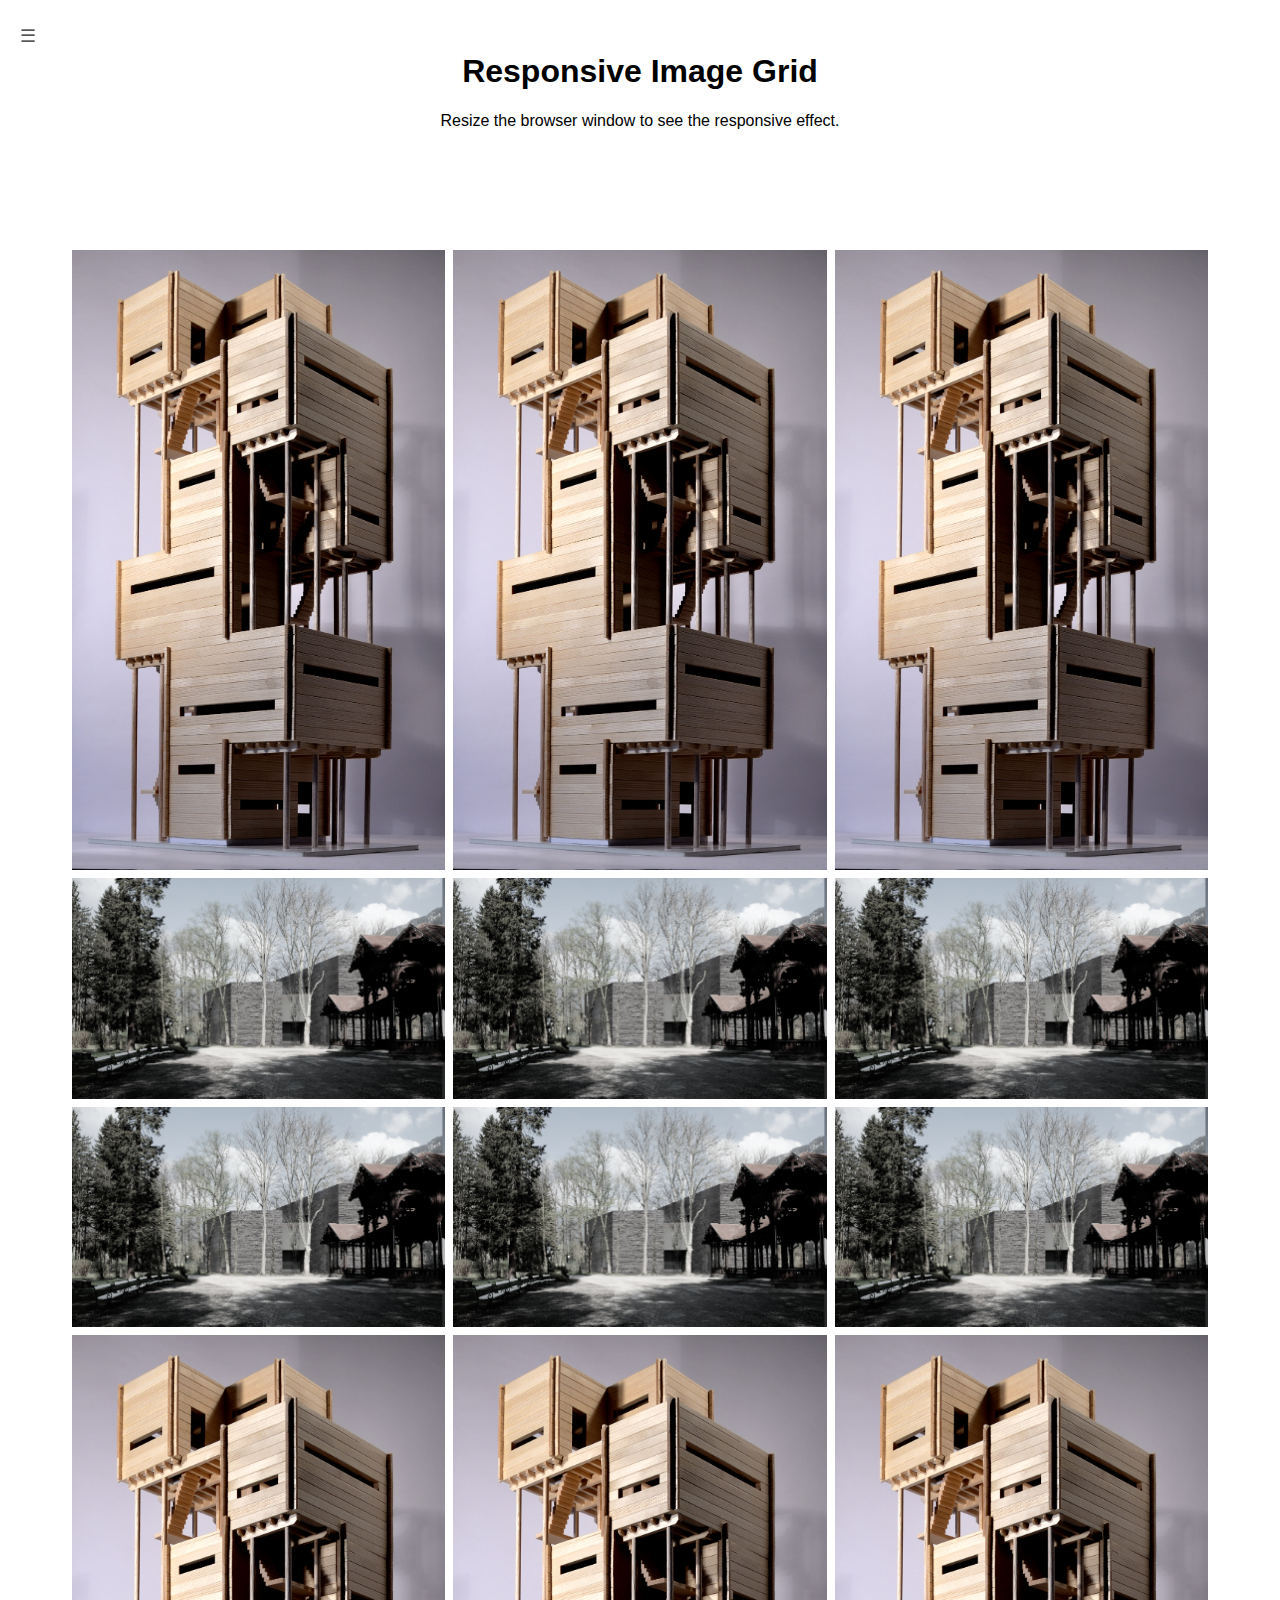
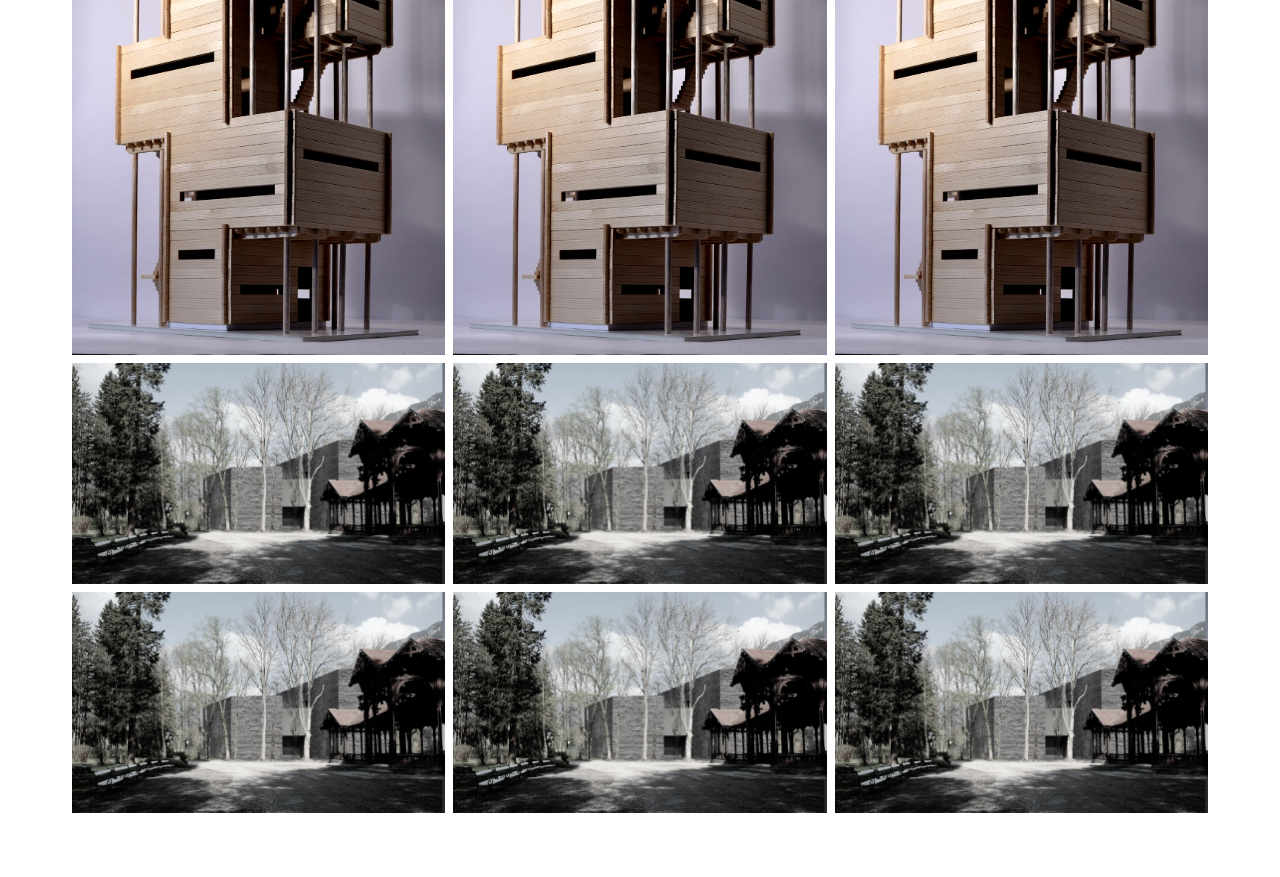
<file: fotogallerie.html>
<!DOCTYPE html>
<html>
<head>
  
  <link rel="stylesheet" href="css/style_foto.css">
  <link href="https://fonts.googleapis.com/icon?family=Material+Icons" rel="stylesheet">
  <script src="https://ajax.googleapis.com/ajax/libs/jquery/3.4.1/jquery.min.js"></script>
  <script src="js/titel_fadein.js"></script>
  <script src="js/scroll.js"></script>
  <script src="js/topnav.js"></script>
  <!--<script src="js/parallaxscroll.js"></script>-->
</head>

<body>
  <div class="topnav" id="myTopnav">
    <a href="javascript:void(0);" class="topnavicon" onclick="topnavMenu()">&#9776;</a>
    <a href="index.html#kontakt">Kontakt</a>
    <a href="übermich.html">Über mich</a>
    <a href="index.html#foto">Fotografie</a>
    <a href="index.html#pg">Photogrammetrie</a>
    <a href="index.html#arch">Architektur</a>
    <a href="index.html">Home</a>
  </div> 
  <!-- Header -->
<div class="header">
  <h1>Responsive Image Grid</h1>
  <p>Resize the browser window to see the responsive effect.</p>
</div>
  <!-- Photo Grid -->
<div class="row"> 
  <div class="column">
    <img src="images/Turm/at_modellfoto_07.jpg" alt="Mountains" class="h">
    <img src="images/Kammermusiksaal/km_schaubild.jpg" alt="Mountains">
    <img src="images/Kammermusiksaal/km_schaubild.jpg" alt="Mountains">
    <img src="images/Turm/at_modellfoto_07.jpg" alt="Mountains" class="h">
    <img src="images/Kammermusiksaal/km_schaubild.jpg" alt="Mountains">
    <img src="images/Kammermusiksaal/km_schaubild.jpg" alt="Mountains">
  </div>
  
  <div class="column">
    <img src="images/Turm/at_modellfoto_07.jpg" alt="Mountains" class="h">
    <img src="images/Kammermusiksaal/km_schaubild.jpg" alt="Mountains">
    <img src="images/Kammermusiksaal/km_schaubild.jpg" alt="Mountains">
    <img src="images/Turm/at_modellfoto_07.jpg" alt="Mountains" class="h">
    <img src="images/Kammermusiksaal/km_schaubild.jpg" alt="Mountains">
    <img src="images/Kammermusiksaal/km_schaubild.jpg" alt="Mountains">
  </div> 
   
  <div class="column">
    <img src="images/Turm/at_modellfoto_07.jpg" alt="Mountains" class="h">
    <img src="images/Kammermusiksaal/km_schaubild.jpg" alt="Mountains">
    <img src="images/Kammermusiksaal/km_schaubild.jpg" alt="Mountains">
    <img src="images/Turm/at_modellfoto_07.jpg" alt="Mountains" class="h">
    <img src="images/Kammermusiksaal/km_schaubild.jpg" alt="Mountains">
    <img src="images/Kammermusiksaal/km_schaubild.jpg" alt="Mountains">
  </div>
</div>
</body>
</html>
</file>
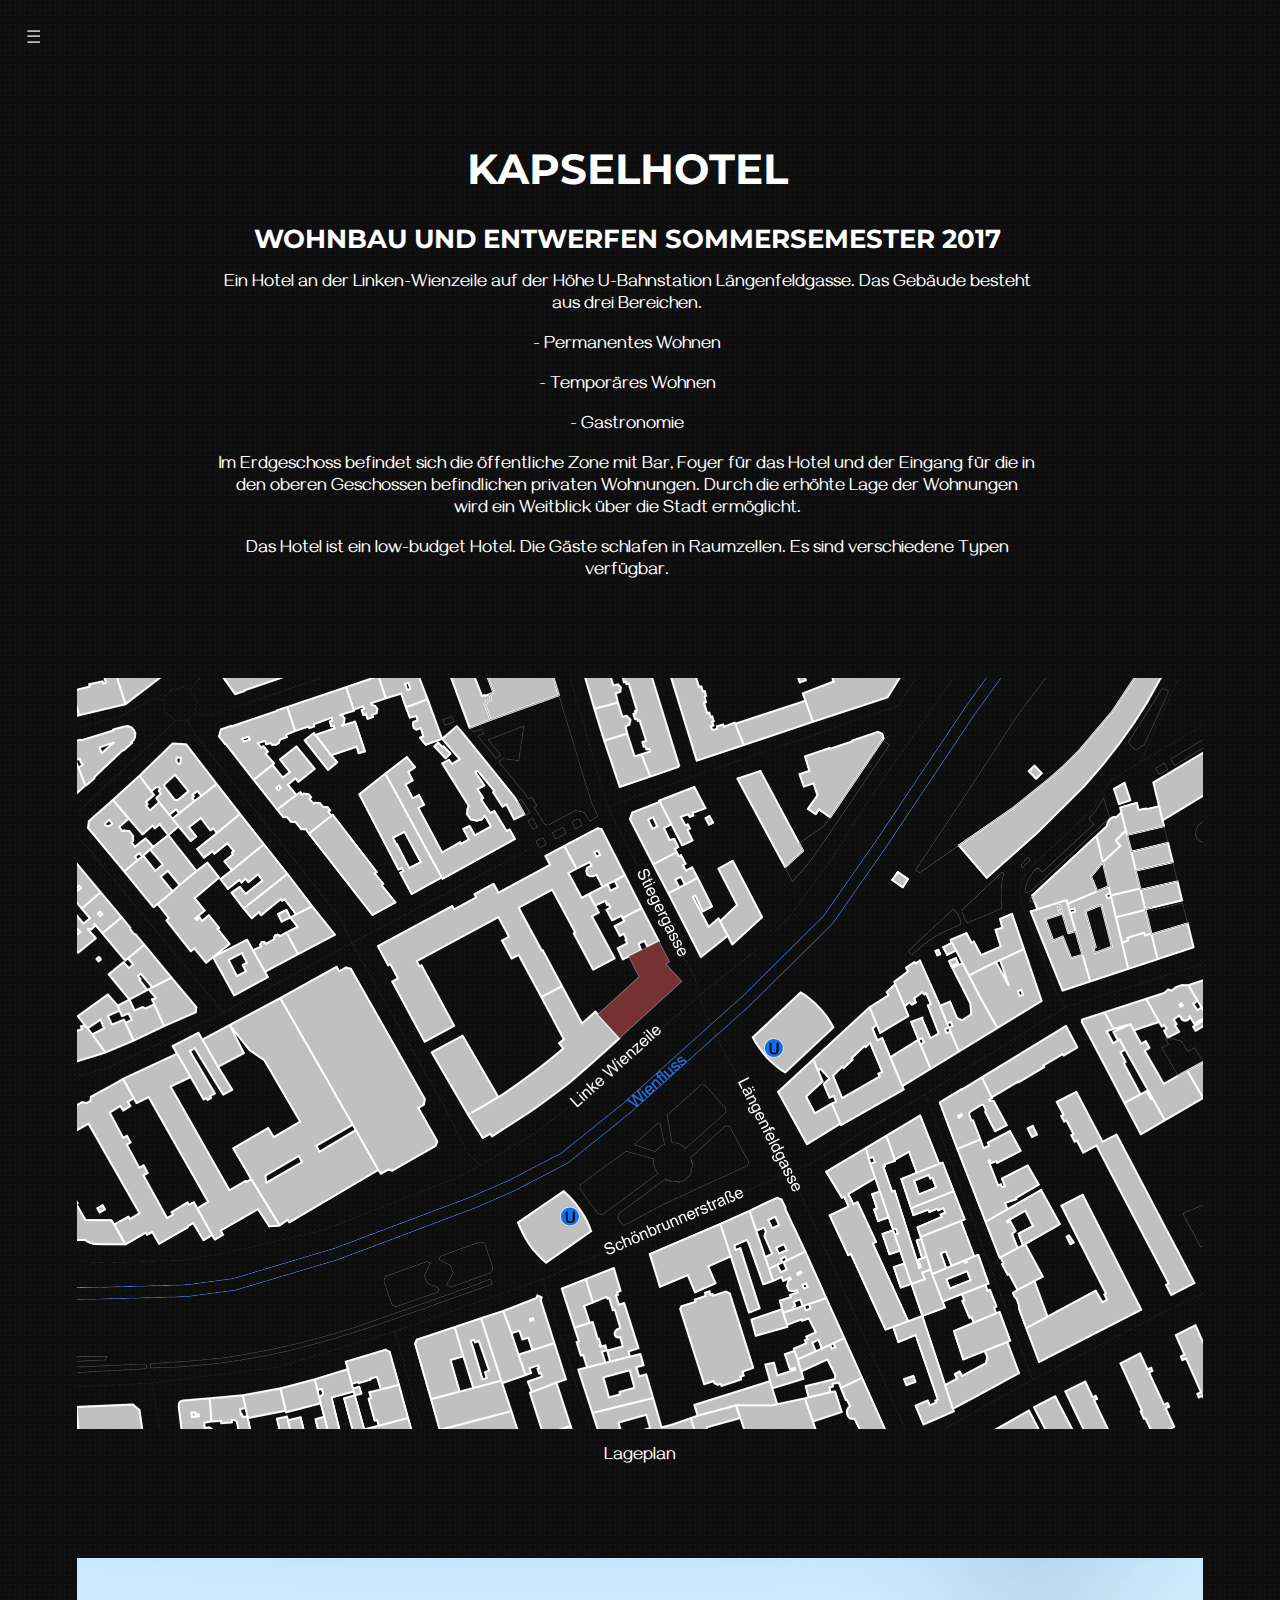
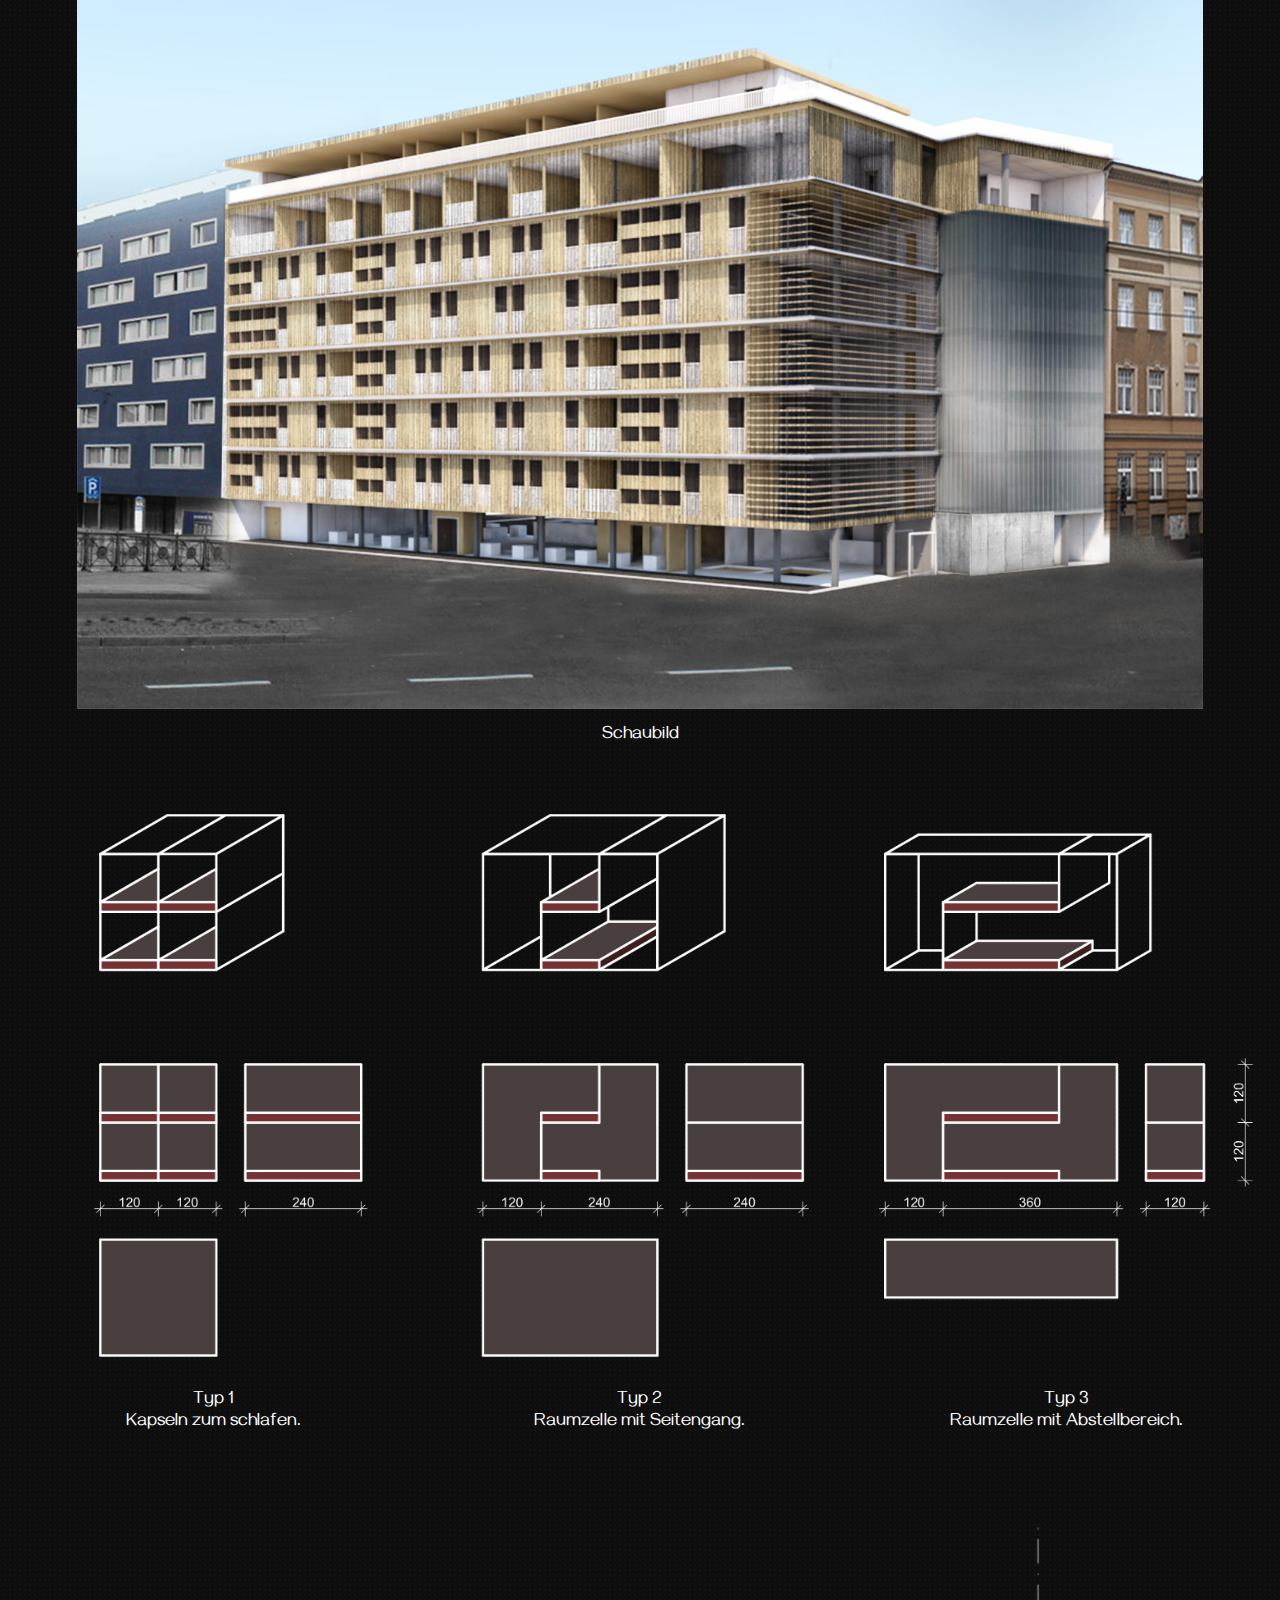
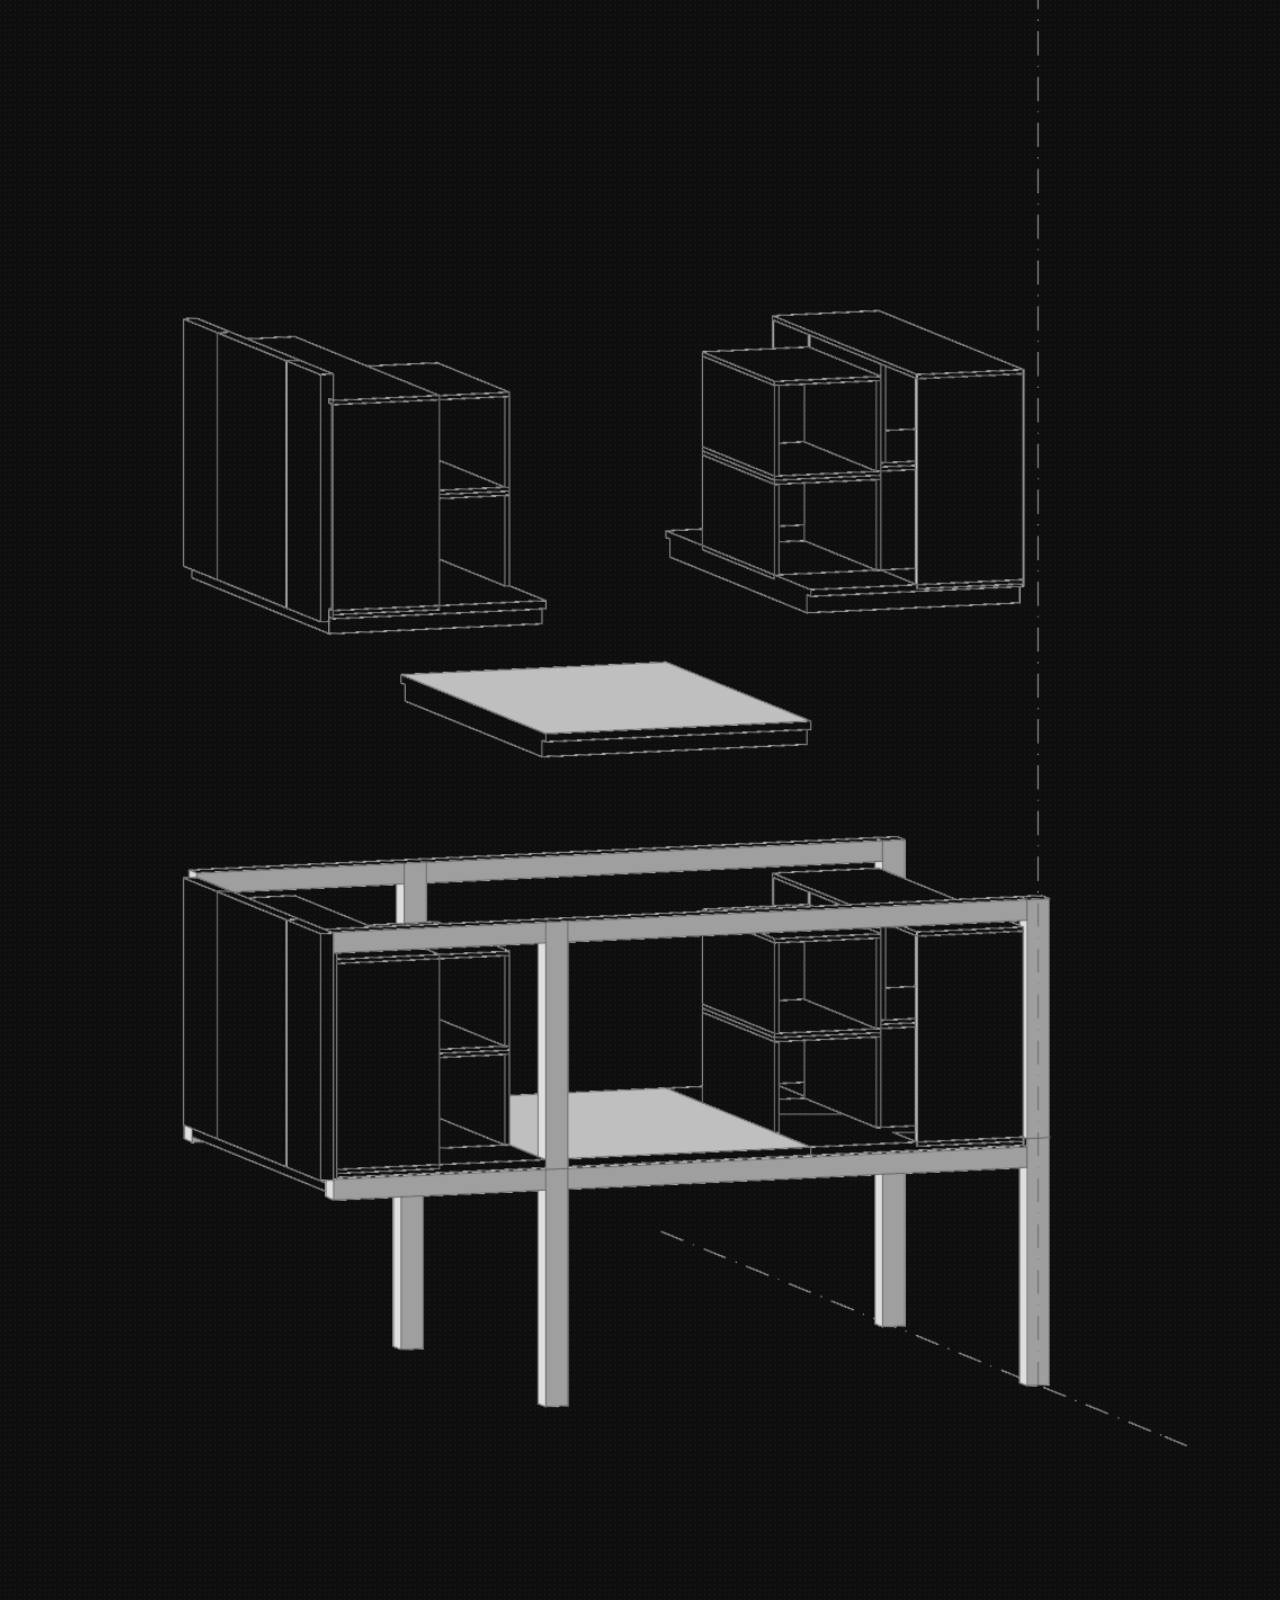
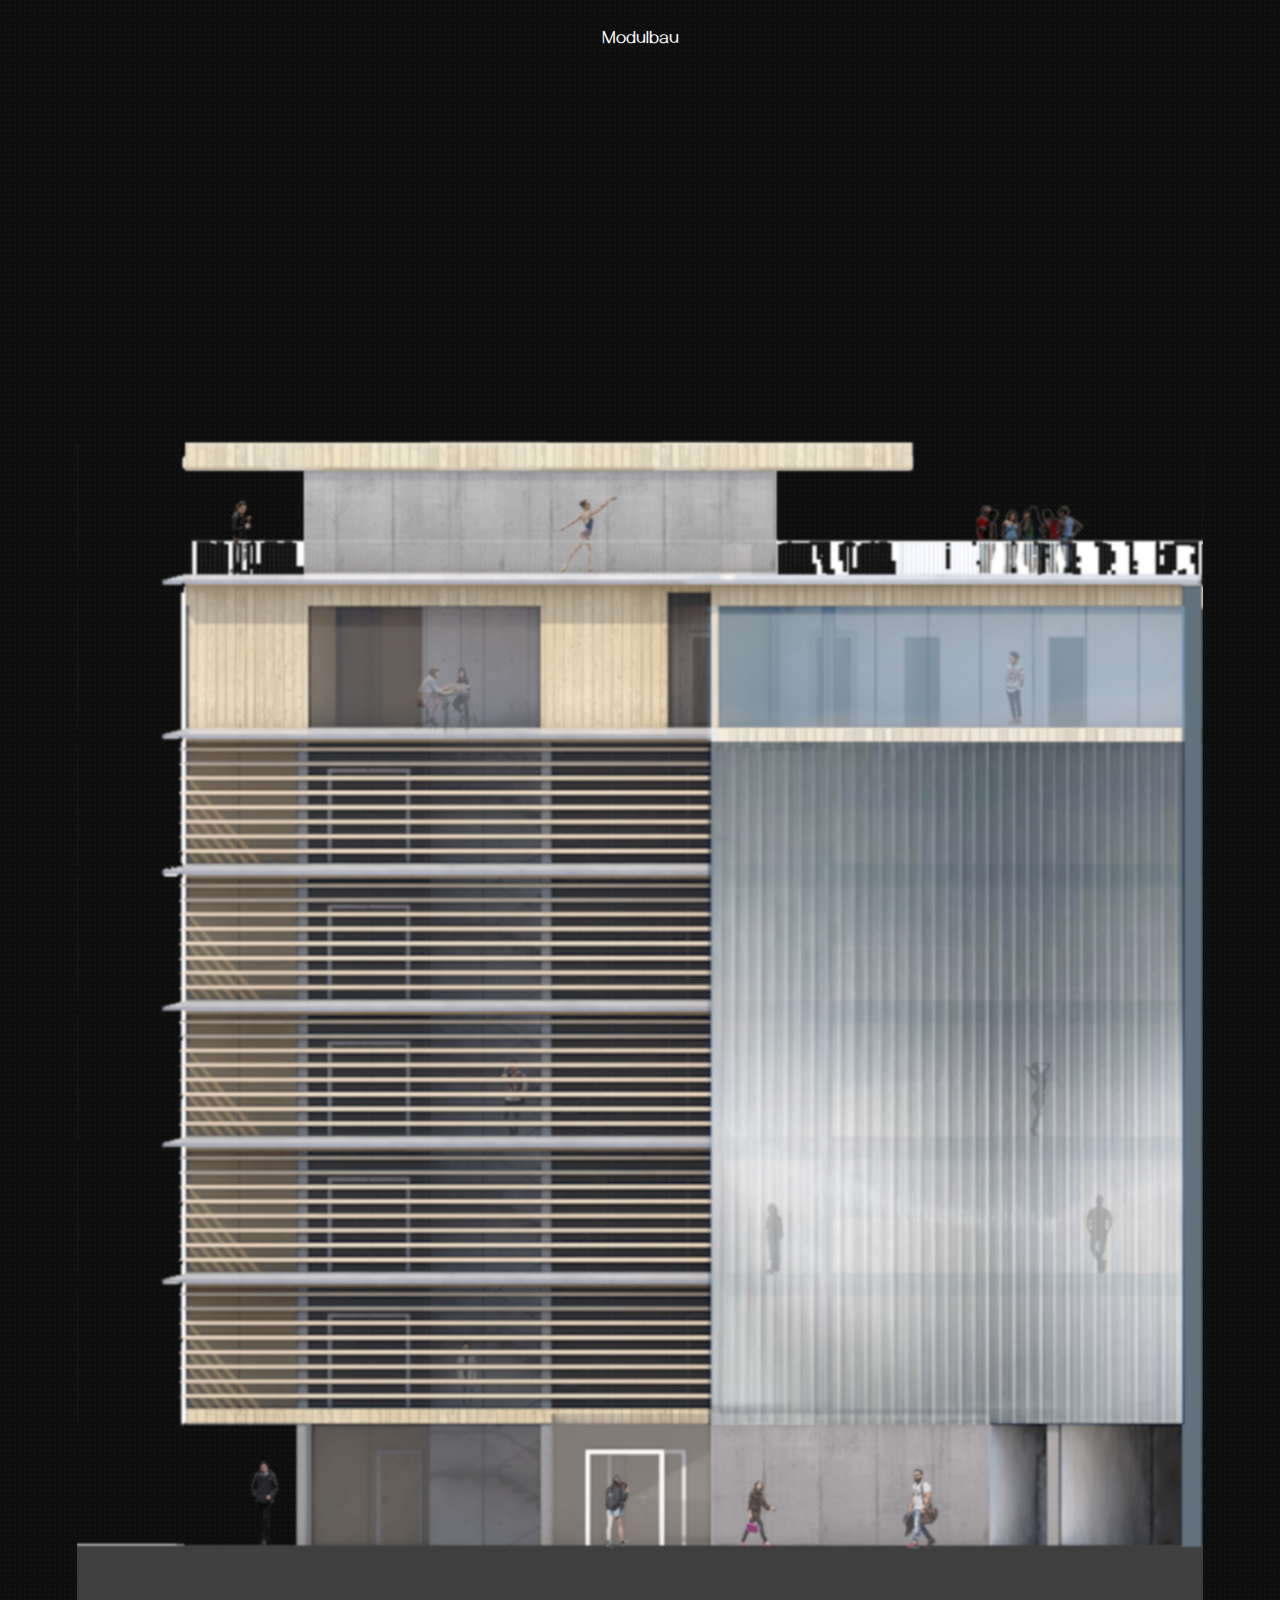
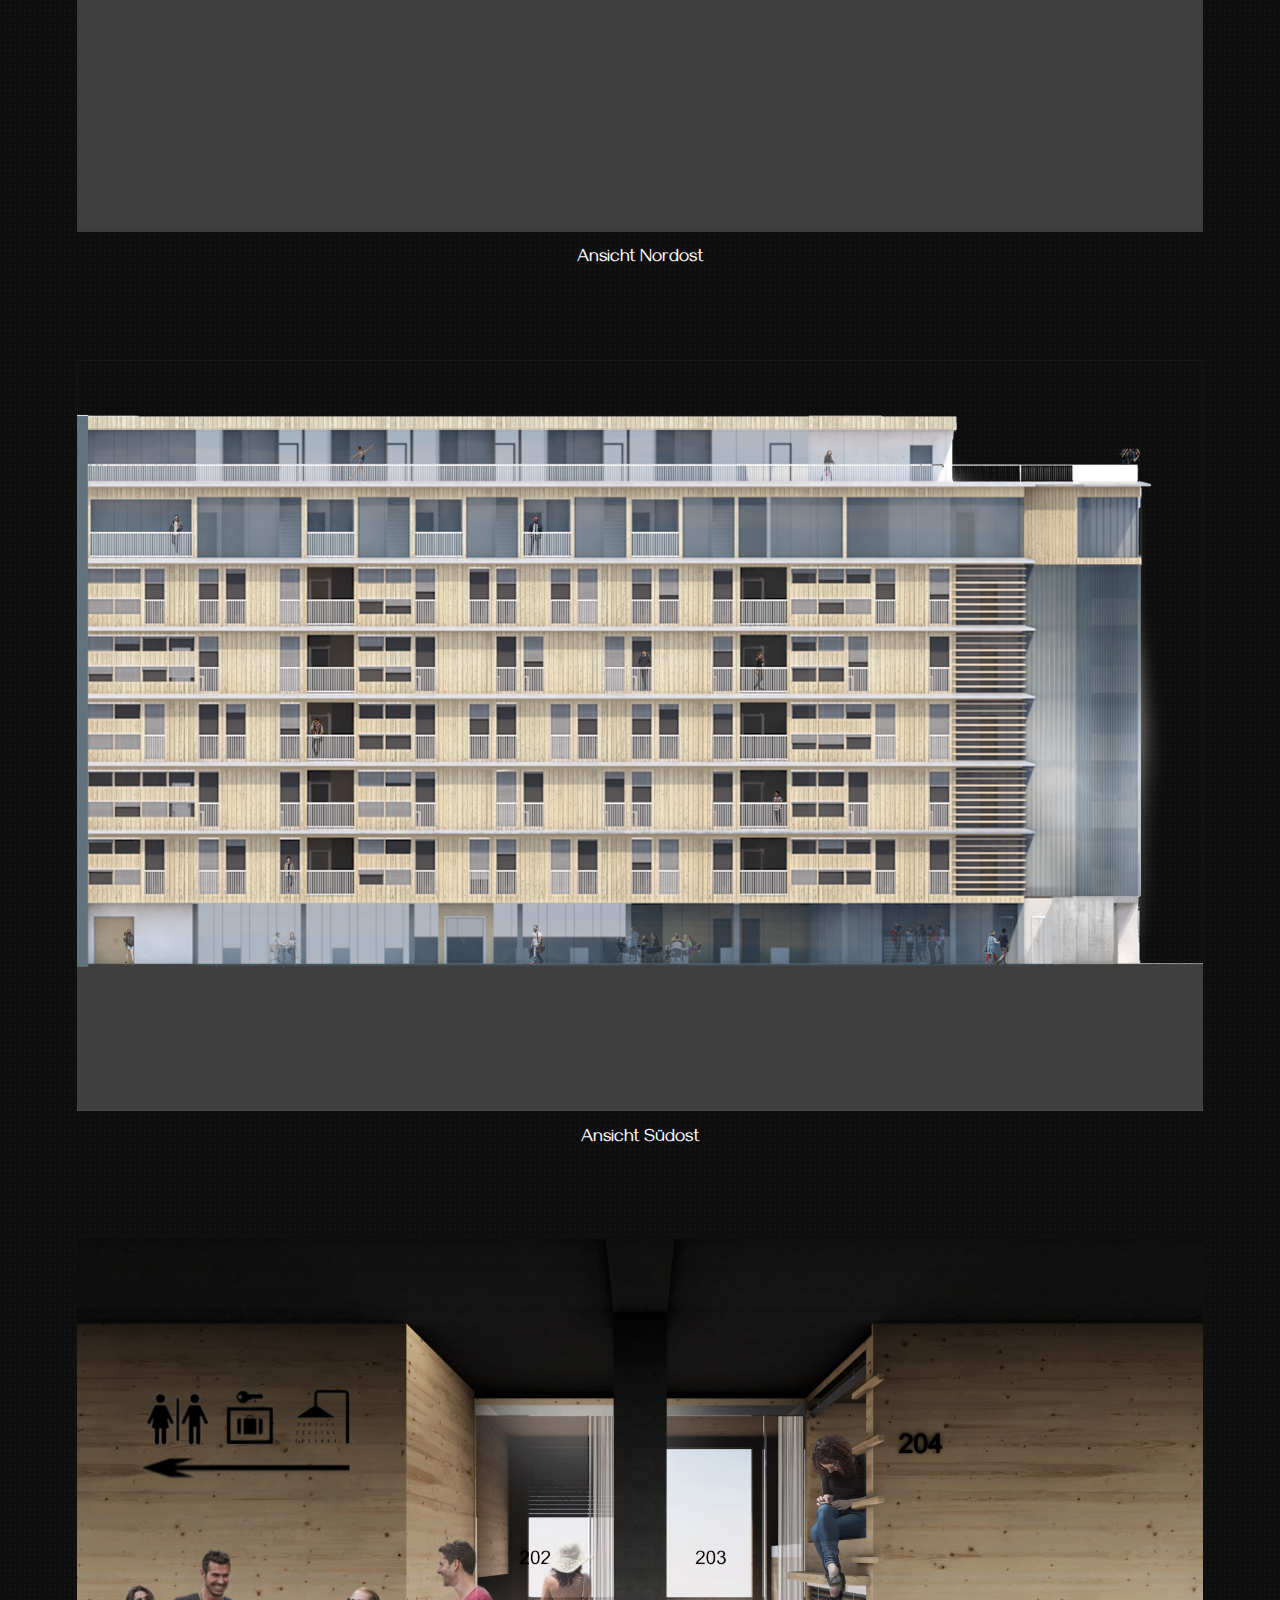
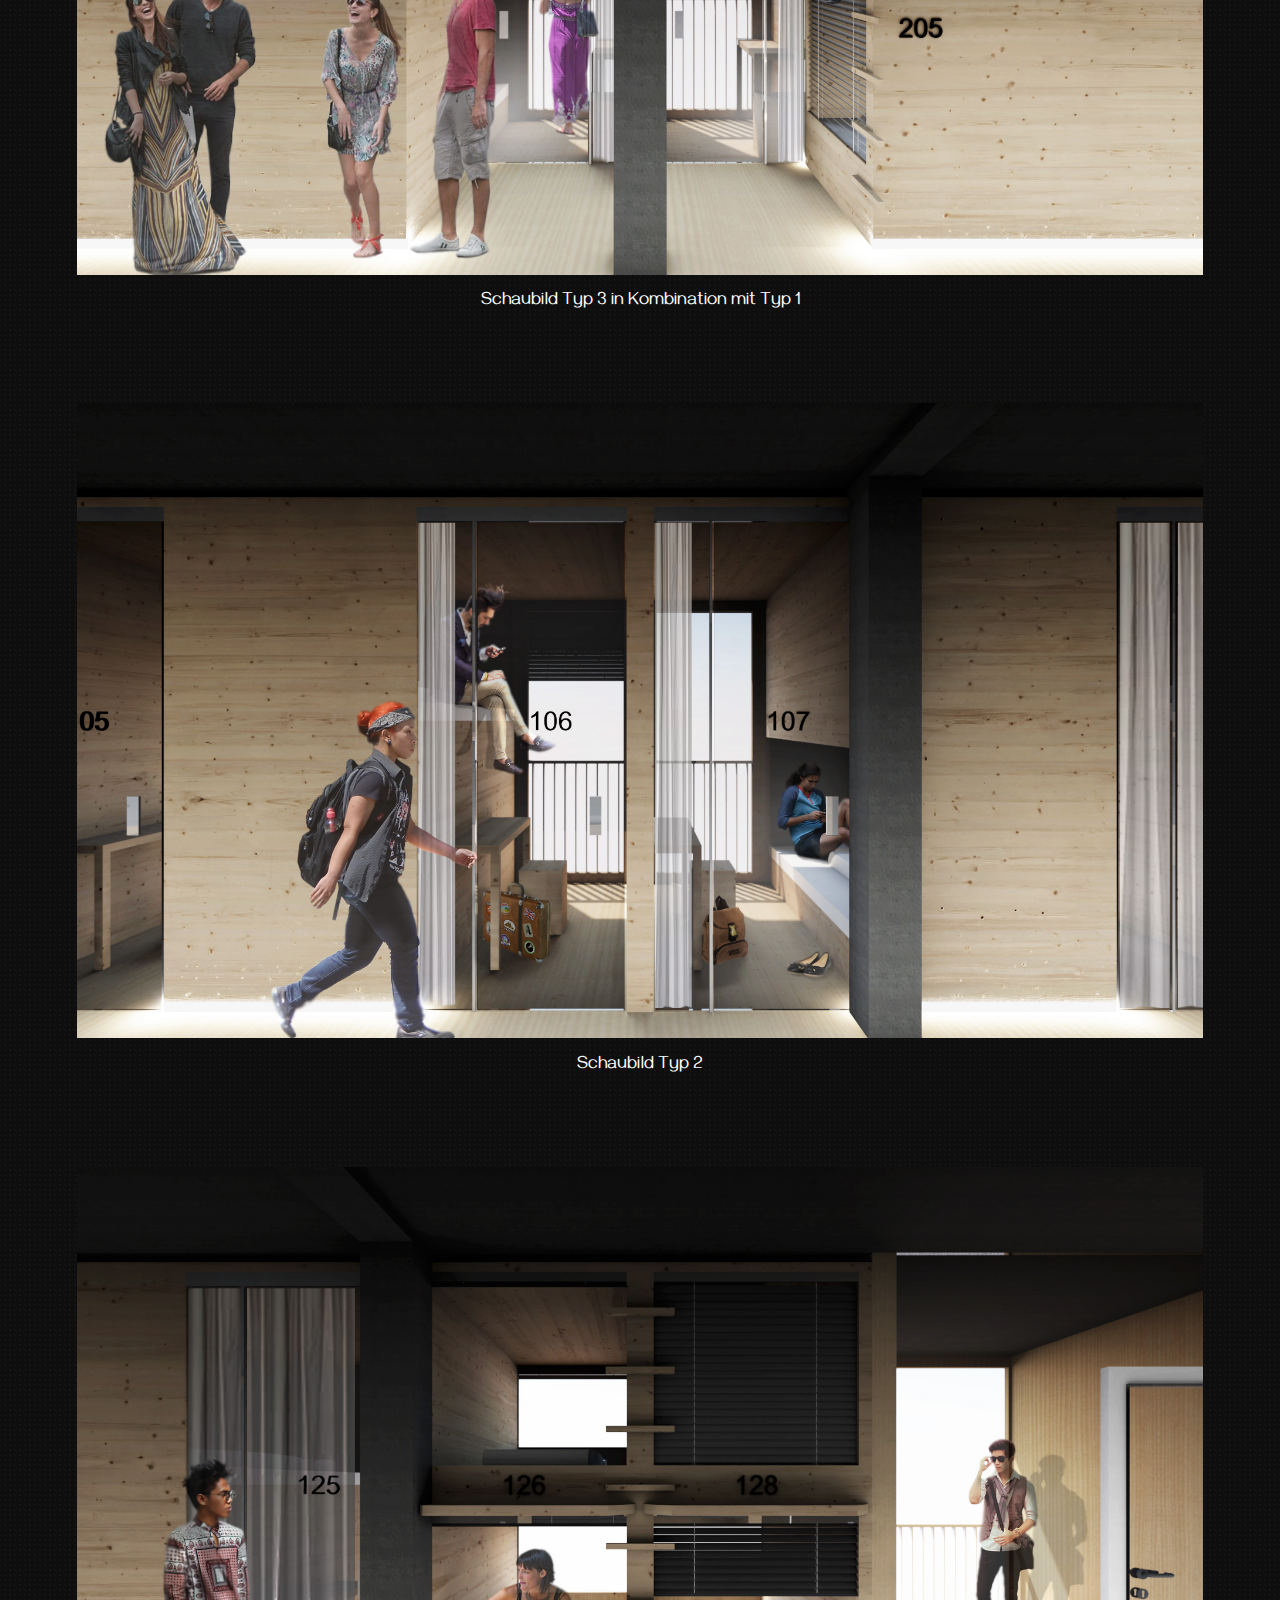
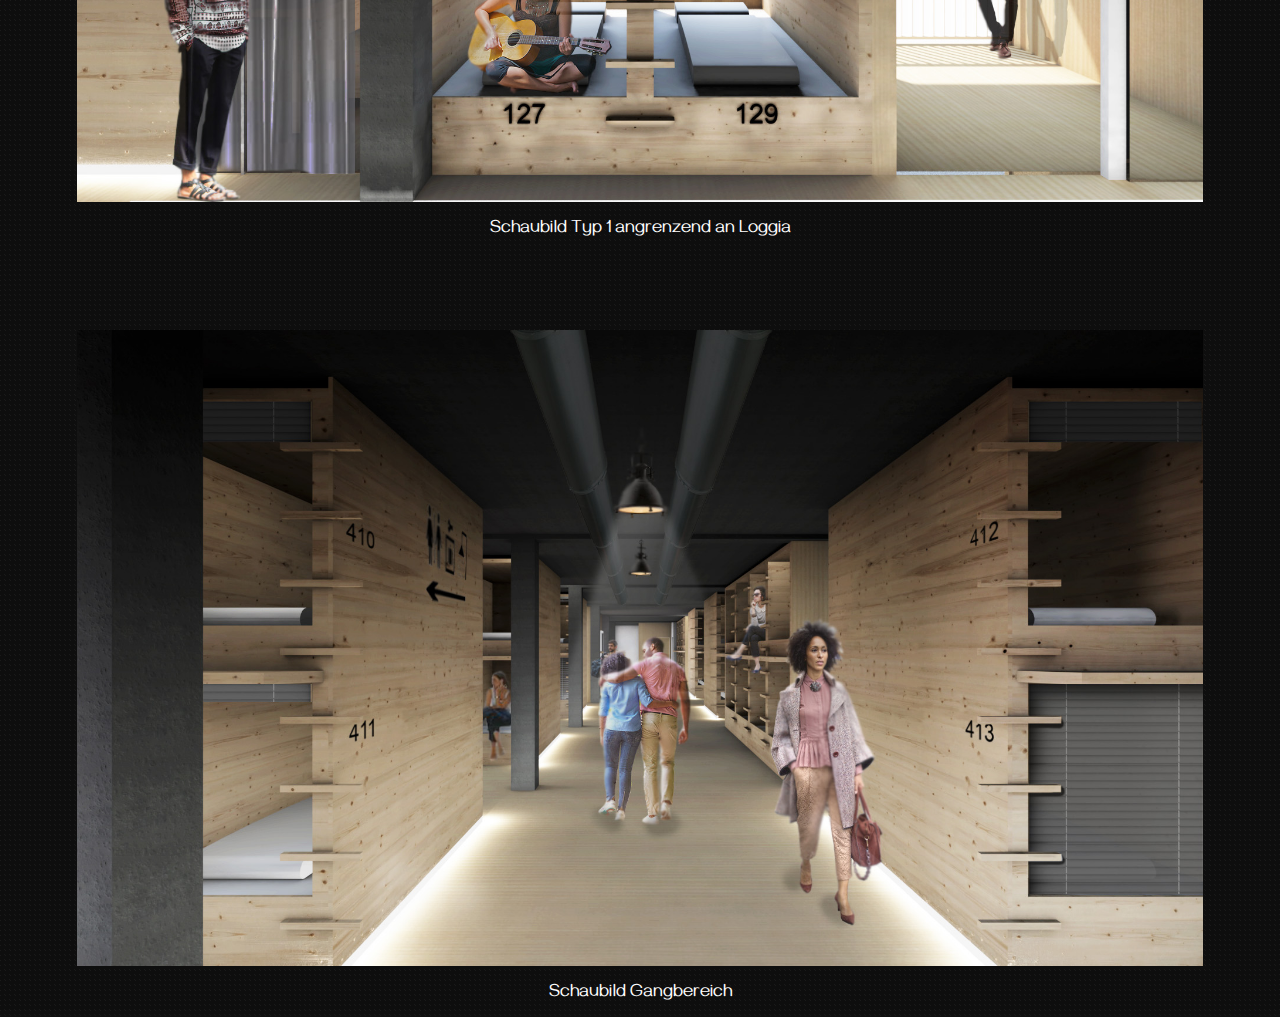
<file: Kapselhotel.html>
<!DOCTYPE html>
<html>
<head>
  <link rel="stylesheet" href="css/style_proj.css">
  <link rel="stylesheet" href="css/topnav.css">
  <link rel="stylesheet" href="css/text.css">
  <link rel="stylesheet" href="css/imgoverlay.css">
  <link href="https://fonts.googleapis.com/icon?family=Material+Icons" rel="stylesheet">
  <script src="https://ajax.googleapis.com/ajax/libs/jquery/3.4.1/jquery.min.js"></script>
  <script src="js/titel_fadein.js"></script>
  <script src="js/scroll.js"></script>
  <script src="js/topnav.js"></script>
  <!--<script src="js/parallaxscroll.js"></script>-->
</head>
<body>
  <div class="topnav" id="myTopnav">
    <ul>
      <li><a href="javascript:void(0);" class="topnavicon" onclick="topnavMenu()">&#9776;</a></li>
      <li><a href="index.html">Home</a></li>
      <li><a href="index.html#arch">Architektur</a></li>
      <li><a href="index.html#pg">Photogrammetrie</a></li>
      <li><a href="übermich.html">Über mich</a></li>
    </ul>
  </div>

  <div class="side">
    <div class="beschreibung">
      <h1>Kapselhotel</h1>
      <h2>Wohnbau und Entwerfen Sommersemester 2017</h2>
      <p></p>
      <p>Ein Hotel an der Linken-Wienzeile auf der Höhe U-Bahnstation Längenfeldgasse. Das Gebäude besteht aus drei Bereichen.</p>
      <p></p>
      <p>- Permanentes Wohnen</p>
      <p>- Temporäres Wohnen</p>
      <p>- Gastronomie</p>
      <p>Im Erdgeschoss befindet sich die öffentliche Zone mit Bar, Foyer für das Hotel und der Eingang für die in den oberen Geschossen befindlichen privaten Wohnungen. Durch die erhöhte Lage der Wohnungen wird ein Weitblick über die Stadt ermöglicht.</p> 
      <p>Das Hotel ist ein low-budget Hotel. Die Gäste schlafen in Raumzellen. Es sind verschiedene Typen verfügbar.</p>
    </div>
  </div>

      
      
<!--__________________________Projekt___________________________-->
  <div class="row">
    <div class="column fullw">       
      <img src="images/Kapselhotel/01 Lageplan.png">
      <div class="fototitel">Lageplan</div></div>
    <div class="column fullw">       
      <img src="images/Kapselhotel/Perspektive.jpg">
      <div class="fototitel">Schaubild</div></div>
  </div>


  <div class="row">
    <div class="column col_01">       
        <img src="images/Kapselhotel/09 Konzept.png">
        <div class="fototitel">Typ 1 <br> Kapseln zum schlafen.</div></div>
    <div class="column col_02">       
        <img src="images/Kapselhotel/09 Konzept_01.png">
        <div class="fototitel">Typ 2 <br> Raumzelle mit Seitengang.</div></div>
    <div class="column col_03">       
        <img src="images/Kapselhotel/09 Konzept_02.png">
        <div class="fototitel">Typ 3 <br> Raumzelle mit Abstellbereich.</div></div>
  </div>

  <div class="row">
    <div class="column left">       
        <img src="images/Kapselhotel/10 Modulbau.png">
        <div class="fototitel">Modulbau</div></div>
    <div class="column right">       
        <img src="images/Kapselhotel/Ansicht_NO1.png">
        <div class="fototitel">Ansicht Nordost</div></div>
  </div>

  <div class="row">
    <div class="column fullw">       
      <img src="images/Kapselhotel/Ansicht_SO.png">
      <div class="fototitel">Ansicht Südost</div></div>
    <div class="column fullw">       
      <img src="images/Kapselhotel/2OG_Boxen.jpg">
      <div class="fototitel">Schaubild Typ 3 in Kombination mit Typ 1</div></div>
    <div class="column fullw">       
      <img src="images/Kapselhotel/1OG_Boxen.jpg">
      <div class="fototitel">Schaubild Typ 2</div></div>
    <div class="column fullw">       
      <img src="images/Kapselhotel/1OG_Boxen_01.jpg">
      <div class="fototitel">Schaubild Typ 1 angrenzend an Loggia</div></div>
    <div class="column fullw">       
      <img src="images/Kapselhotel/Gang.jpg">
      <div class="fototitel">Schaubild Gangbereich</div></div>
  </div>

</body>
</html>
</file>
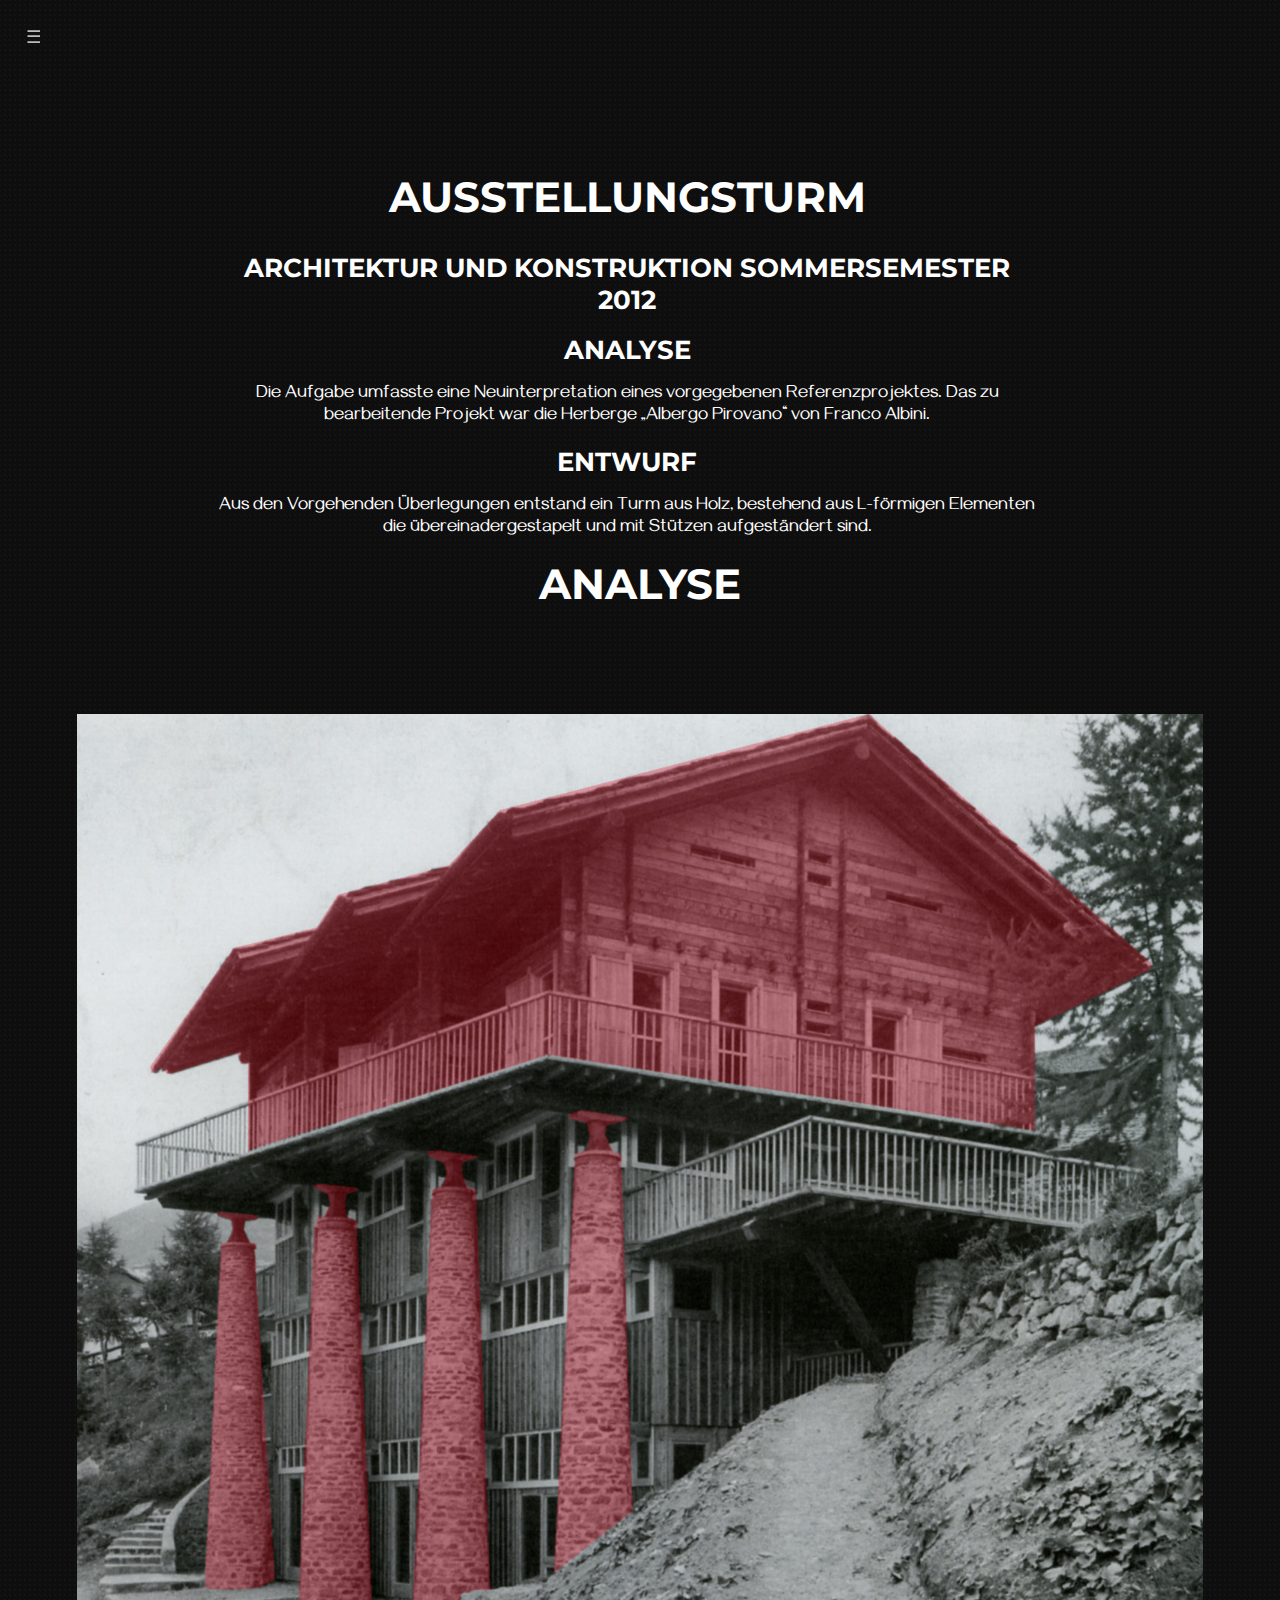
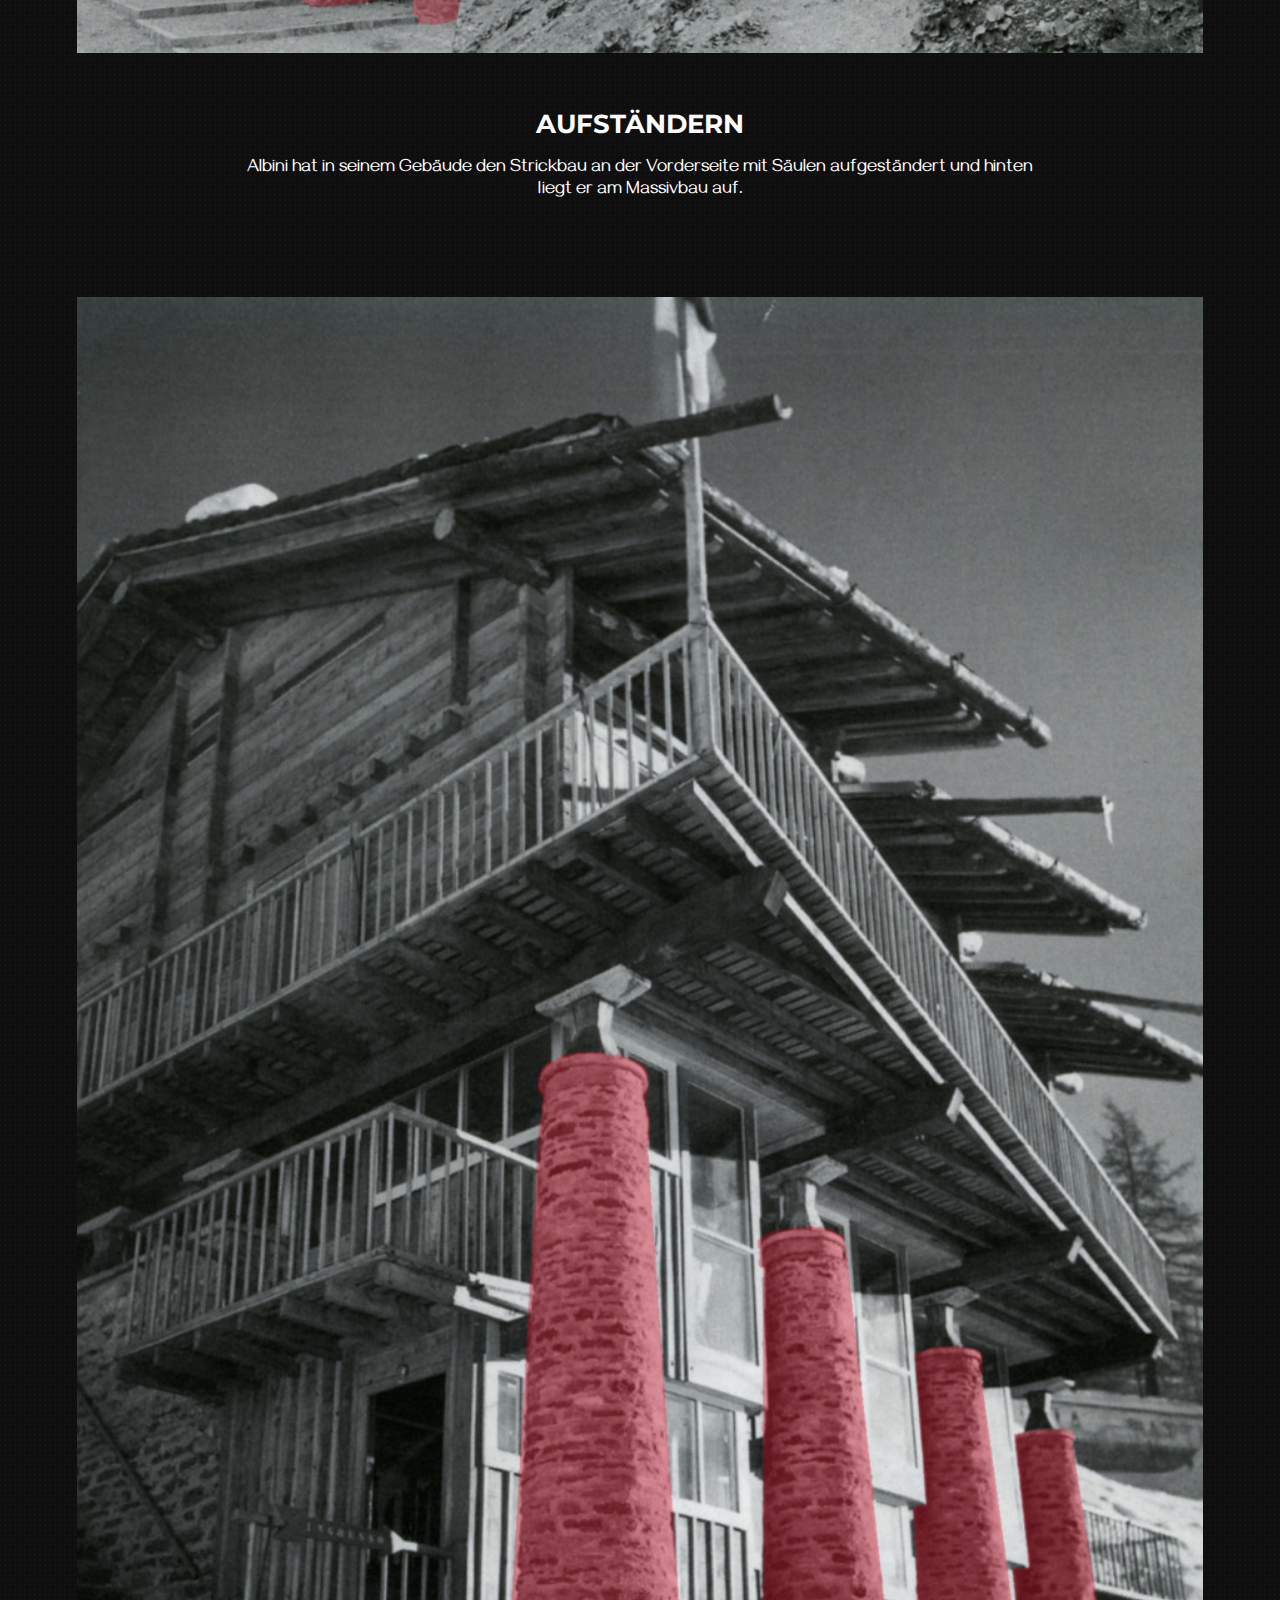
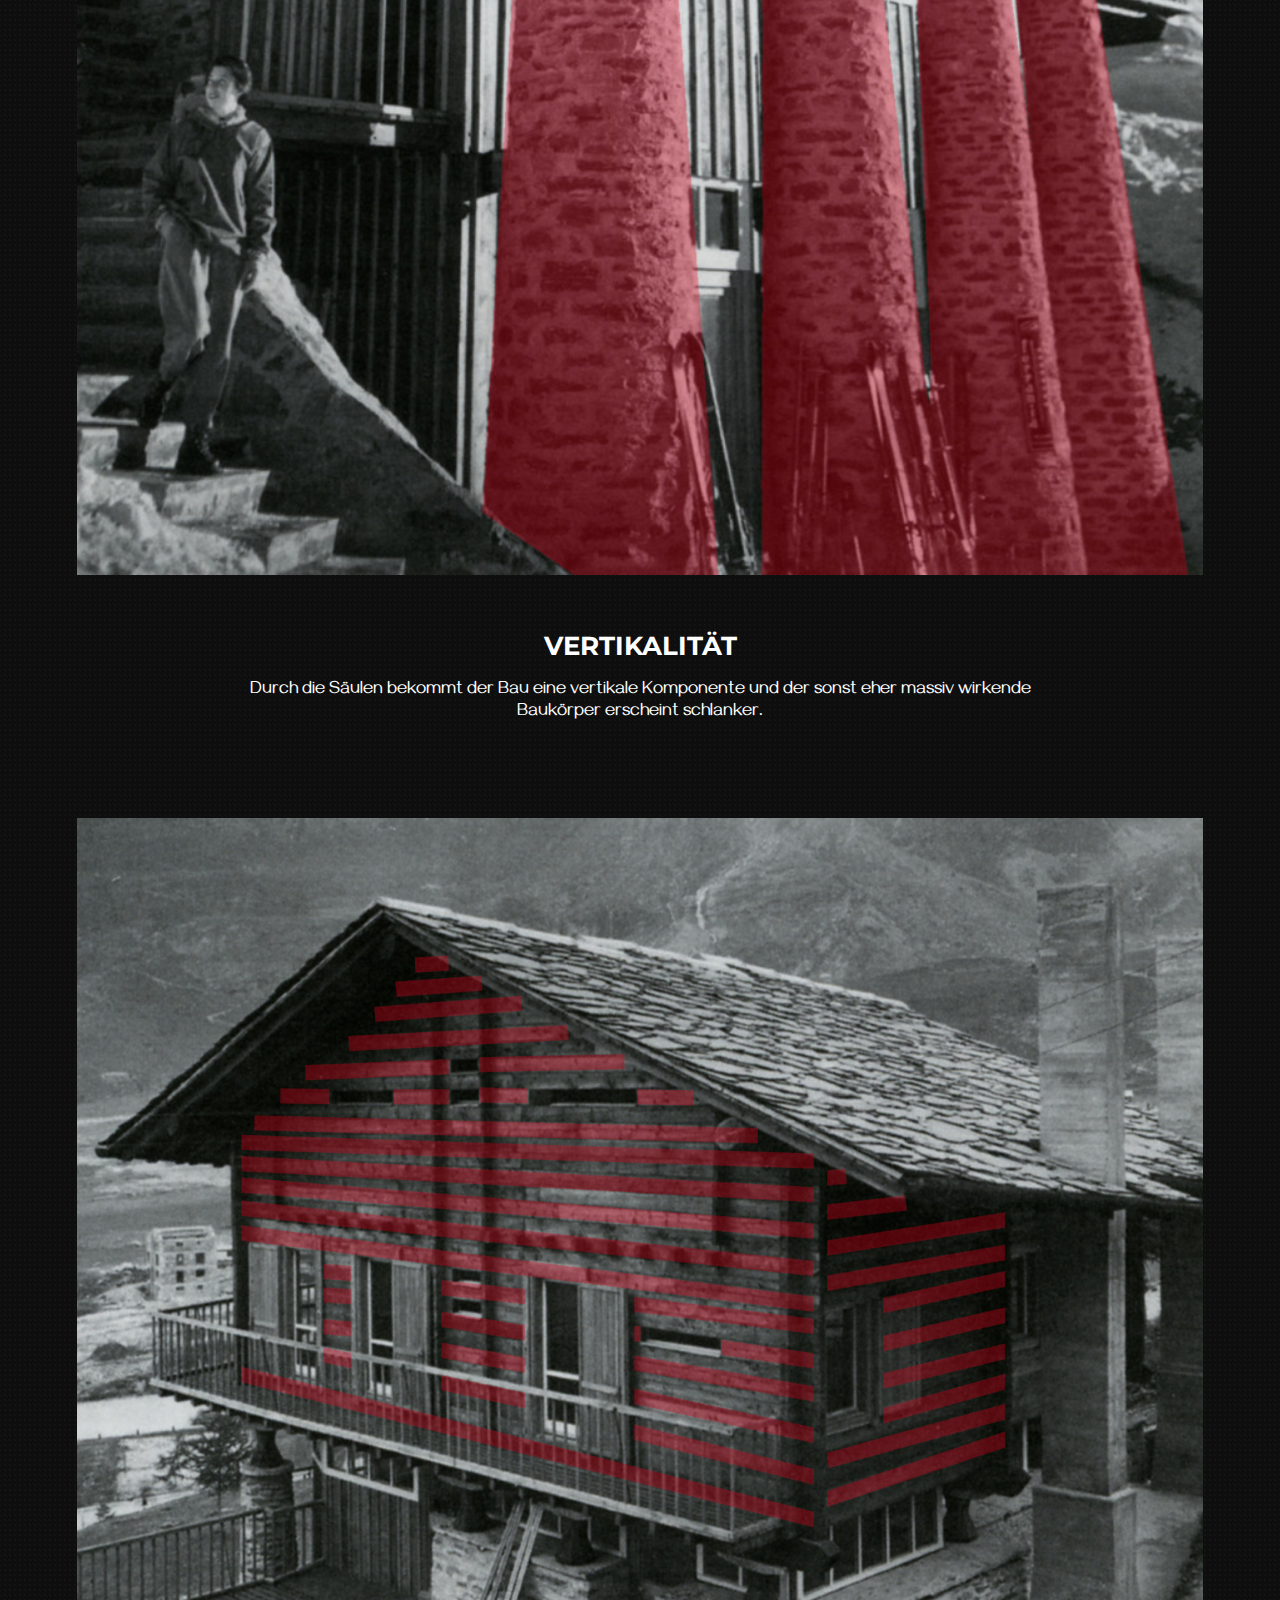
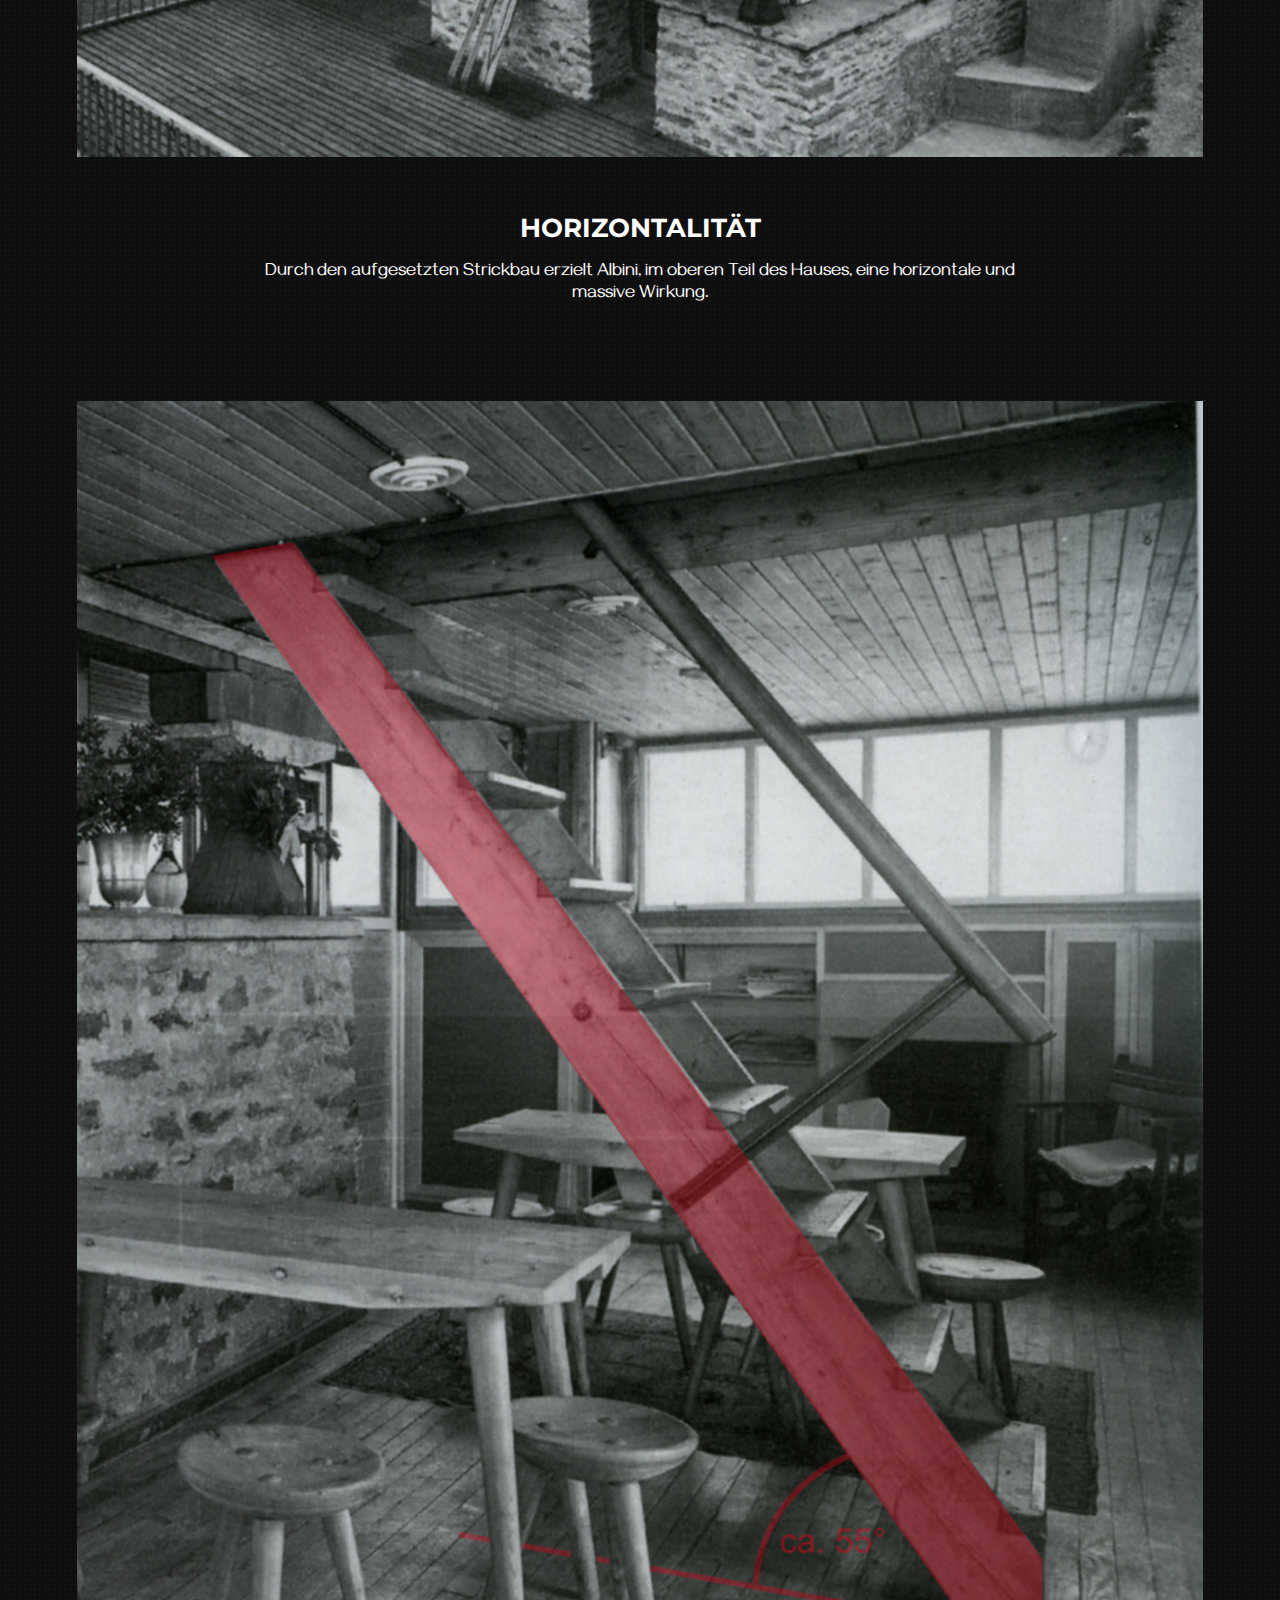
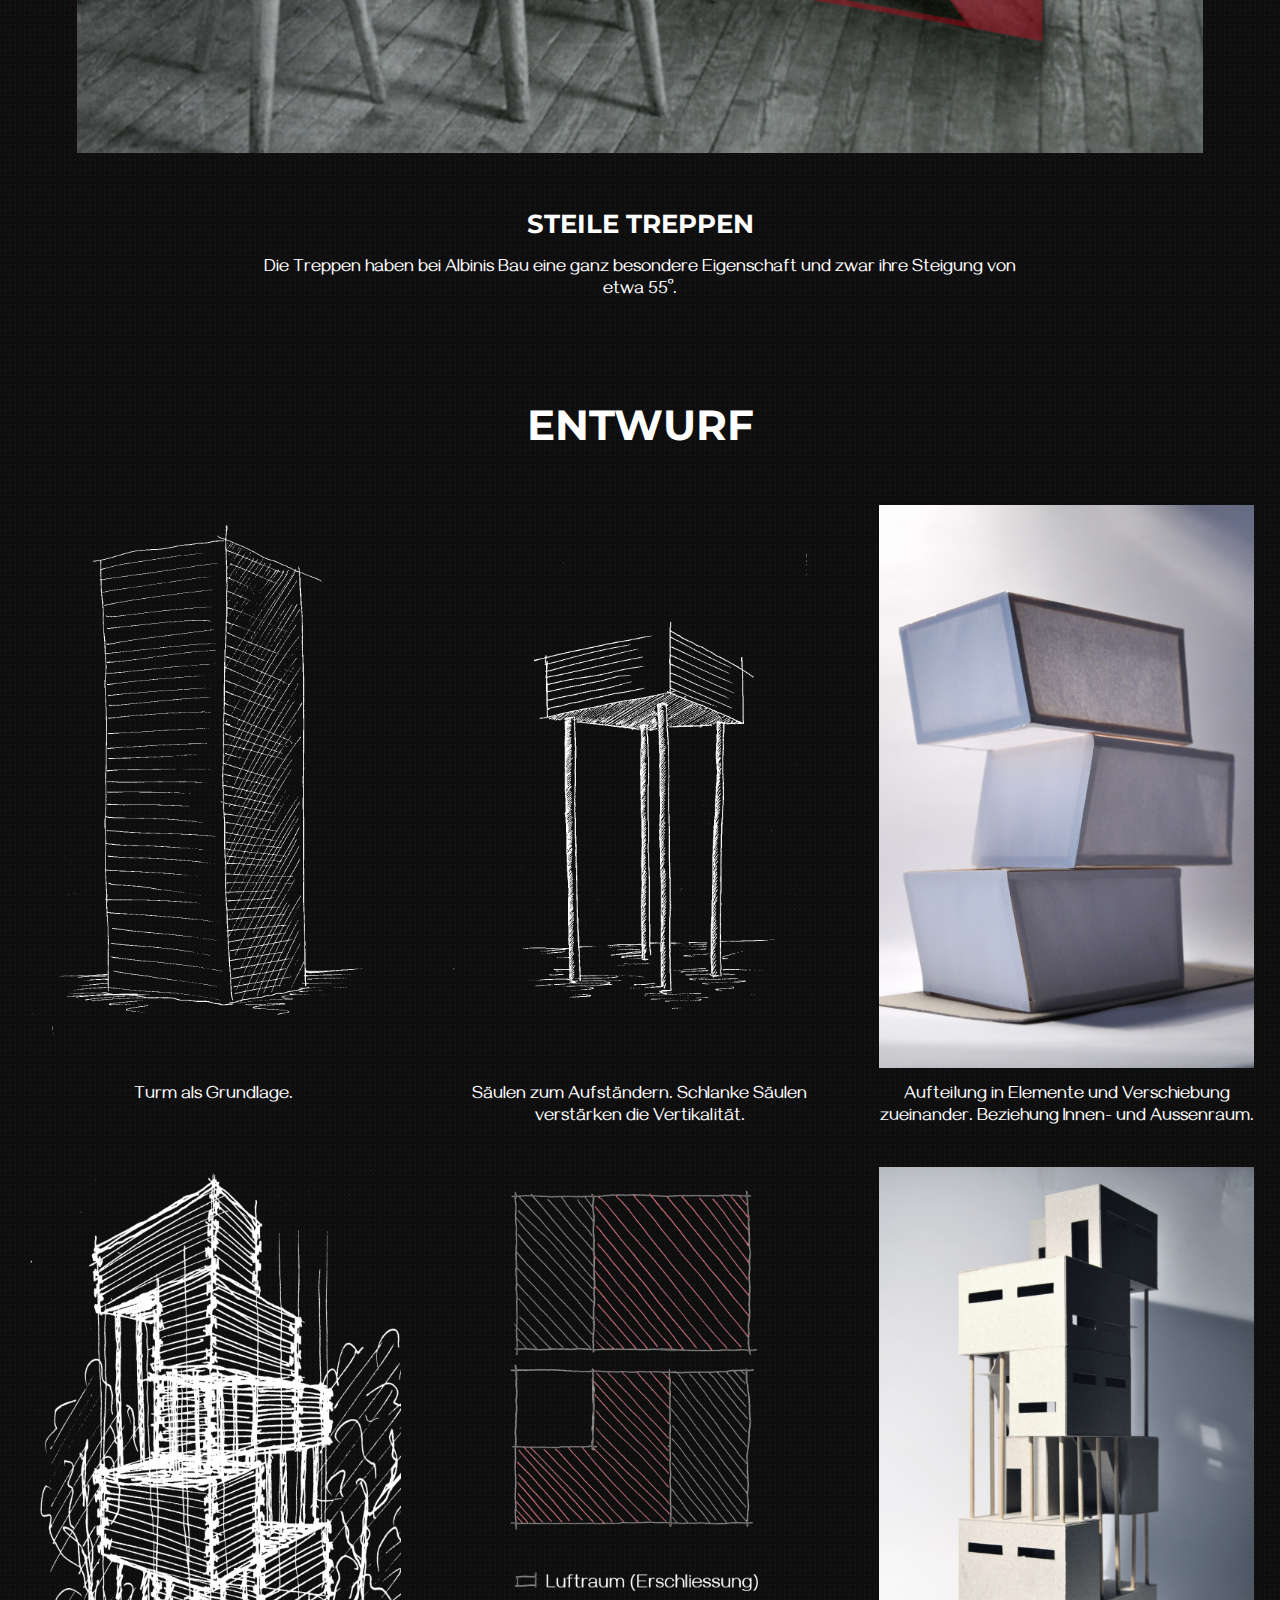
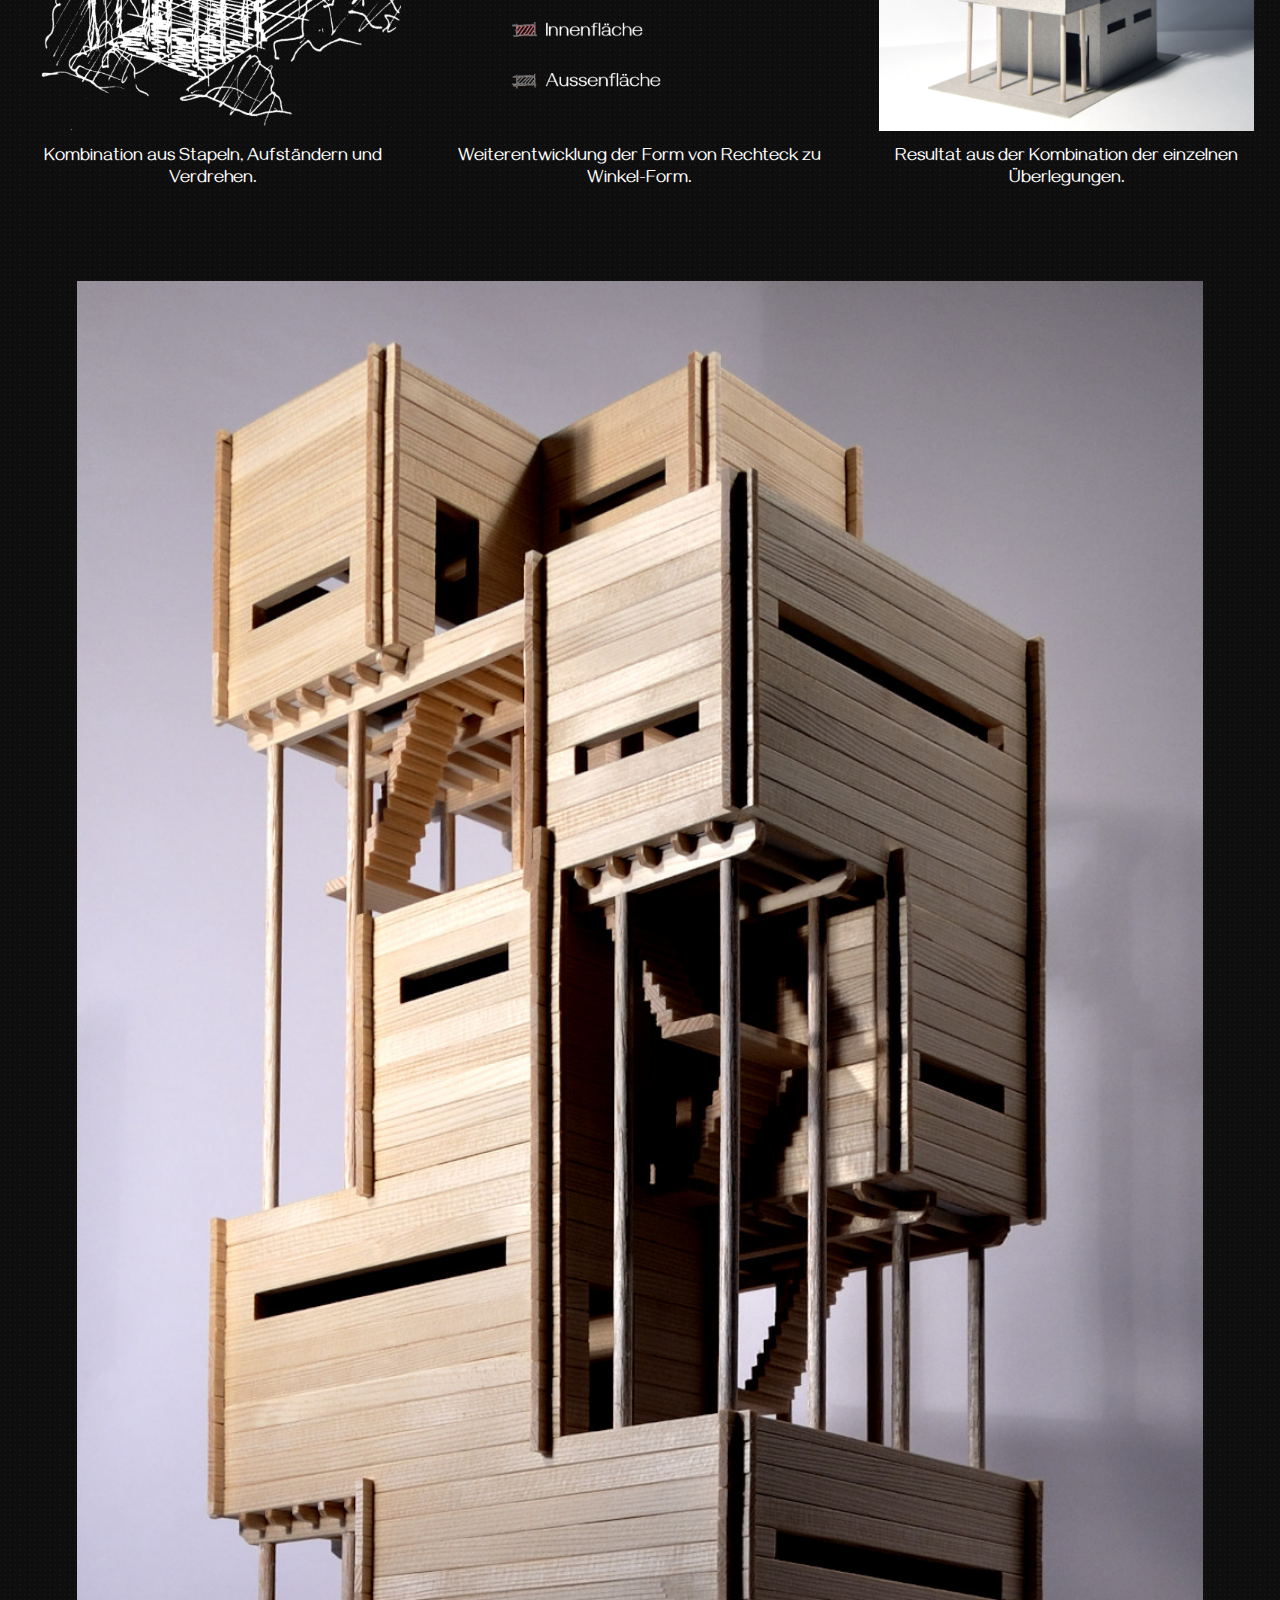
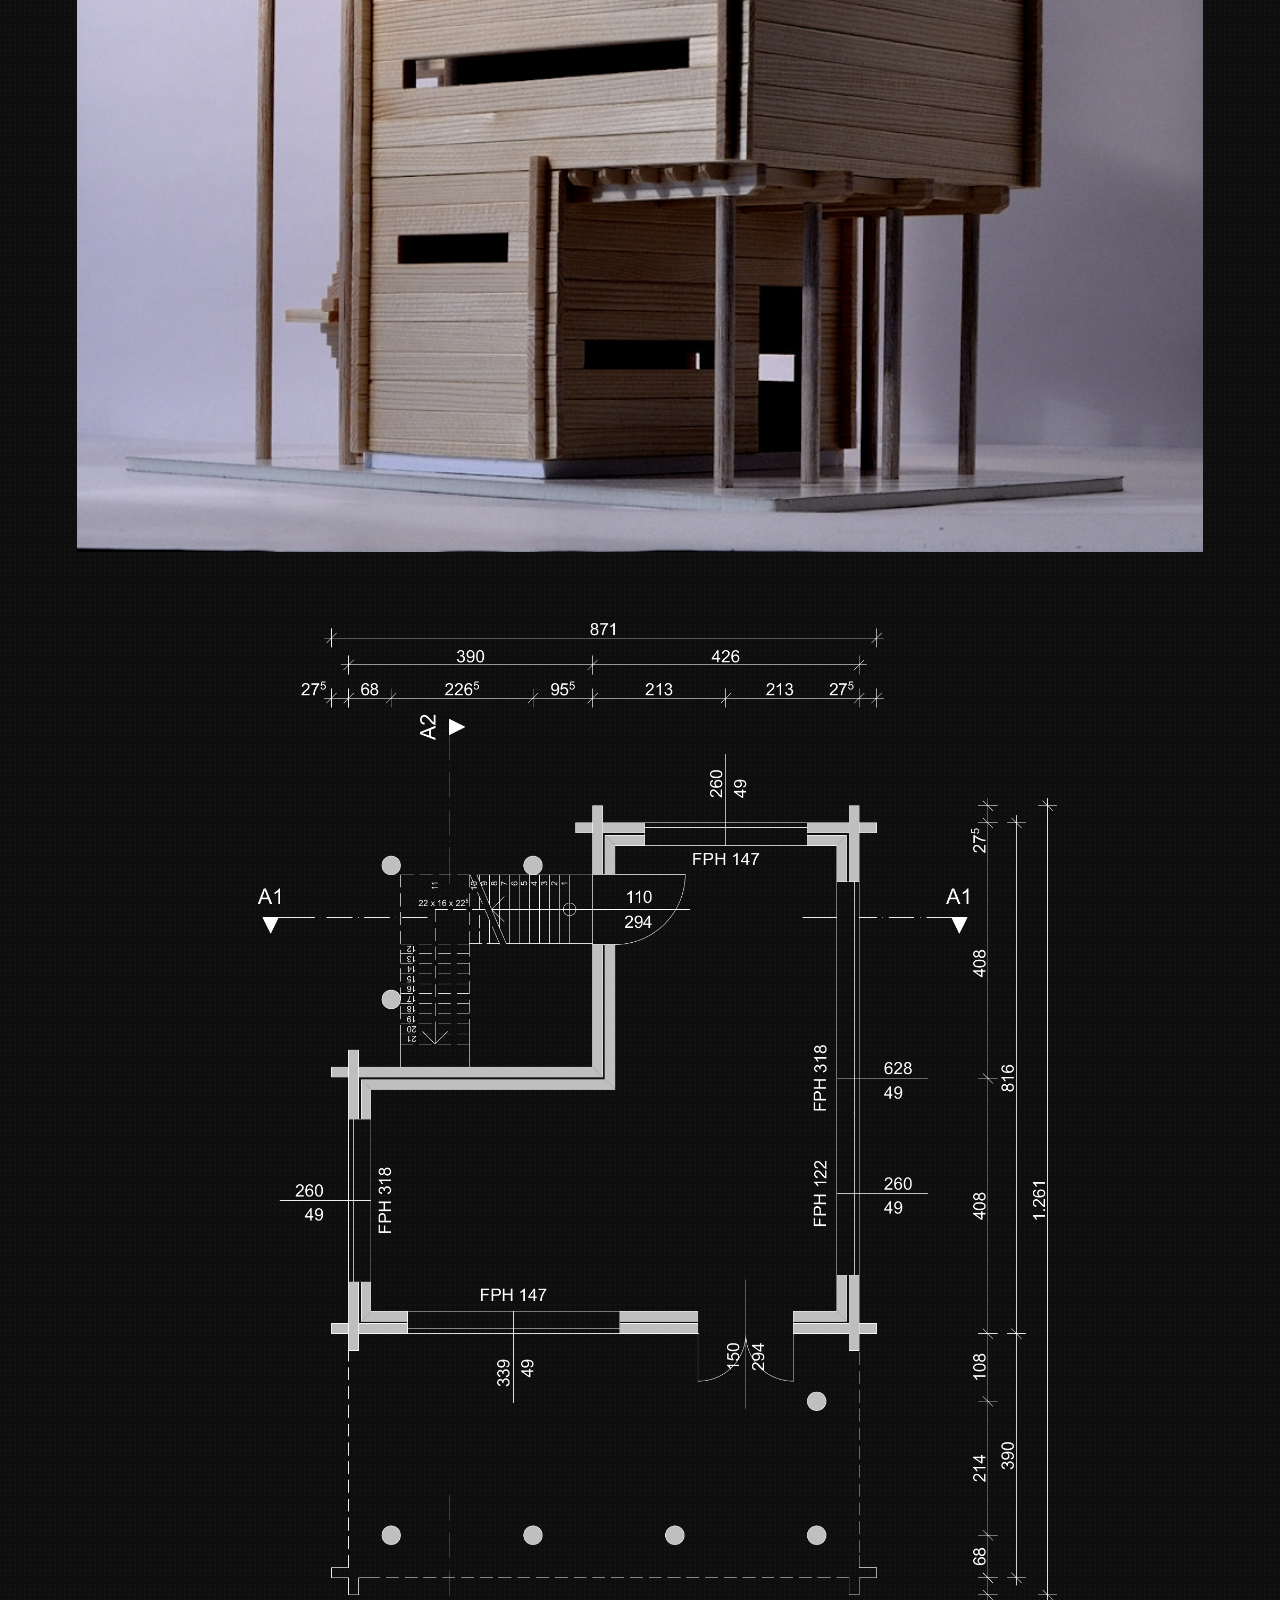
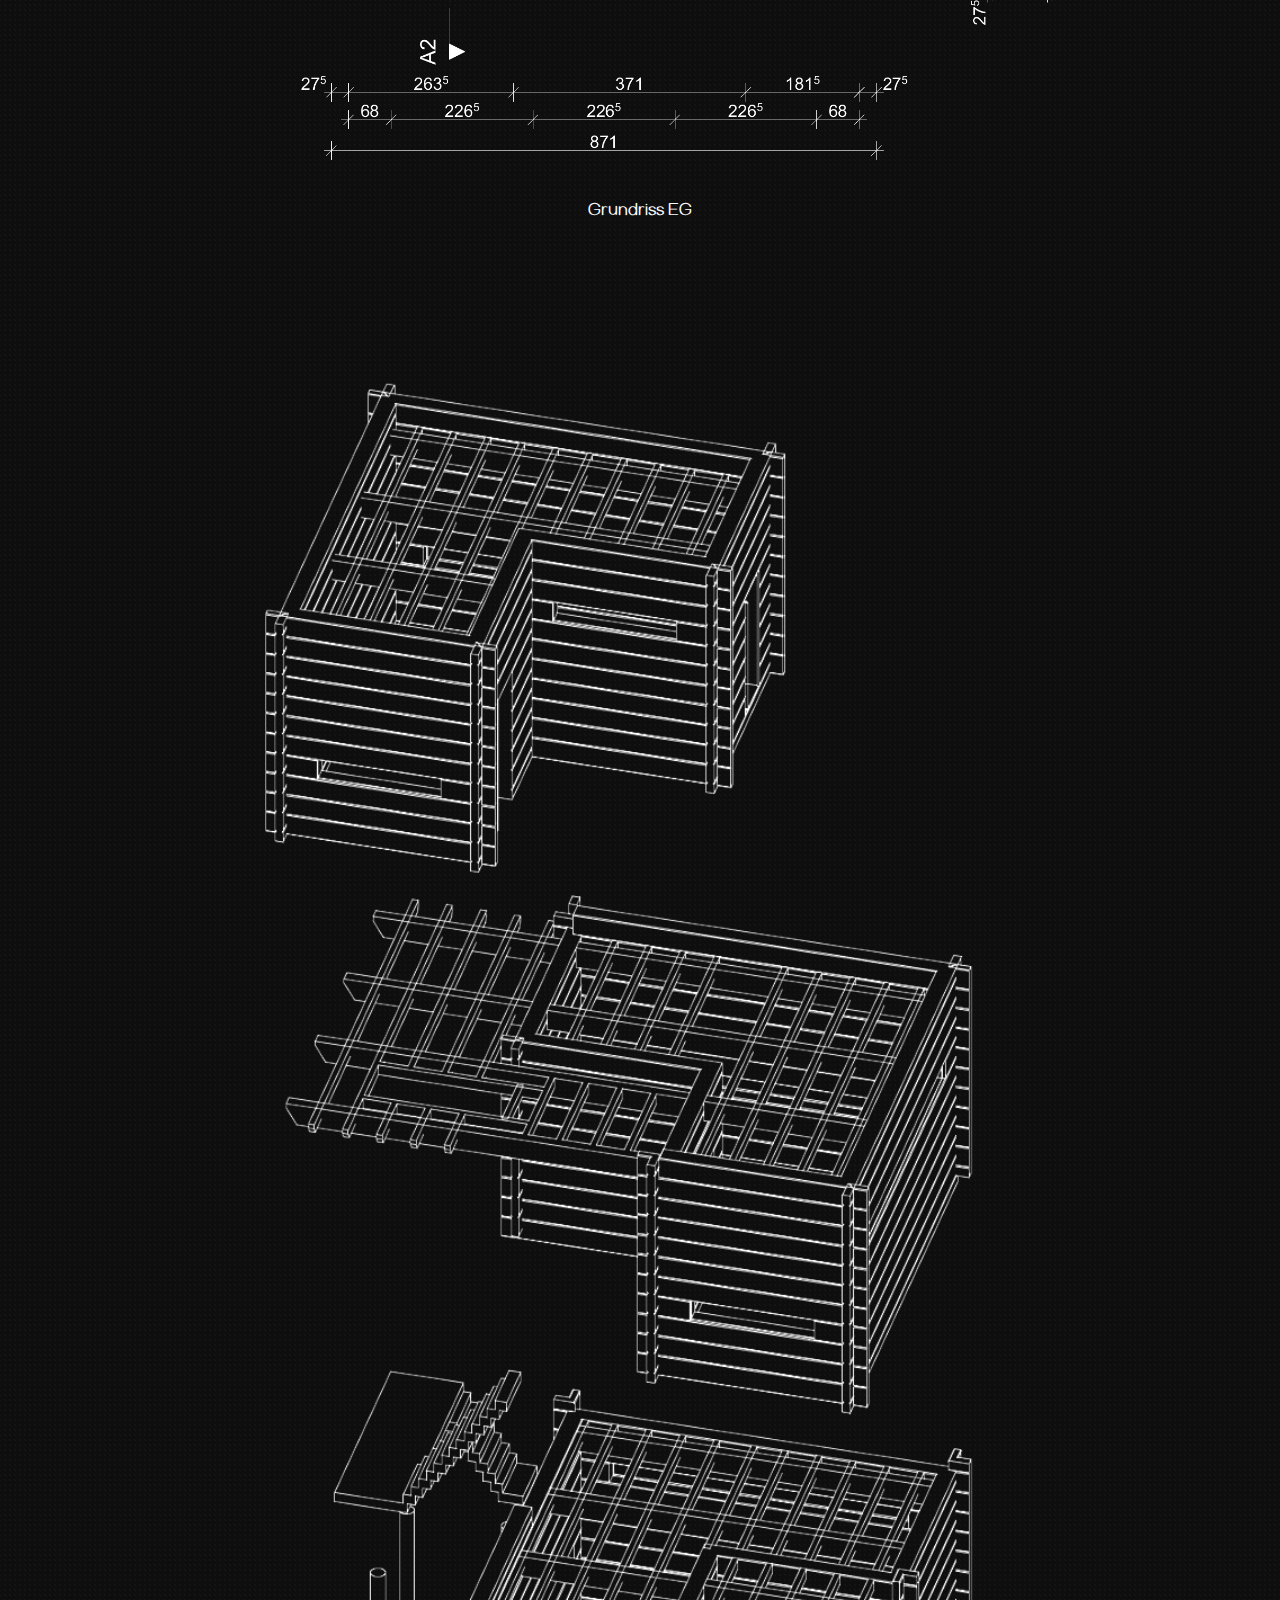
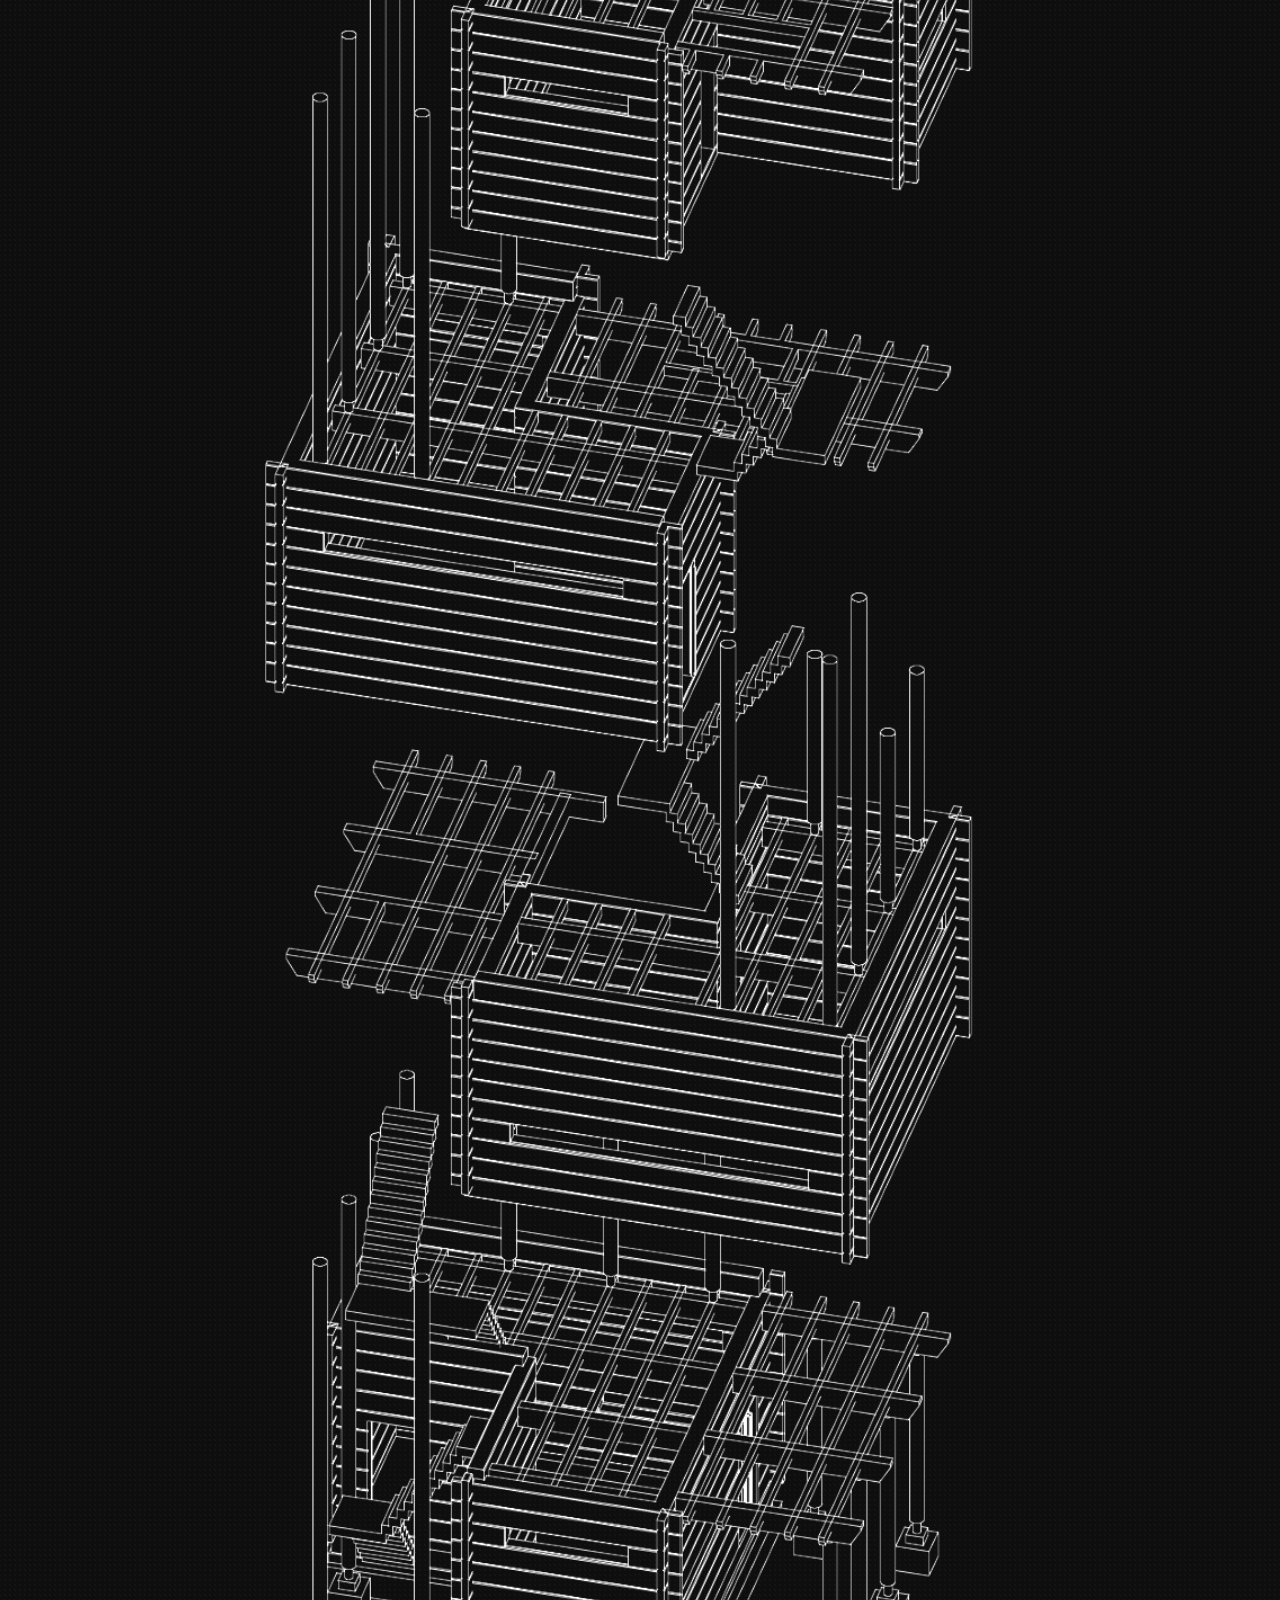
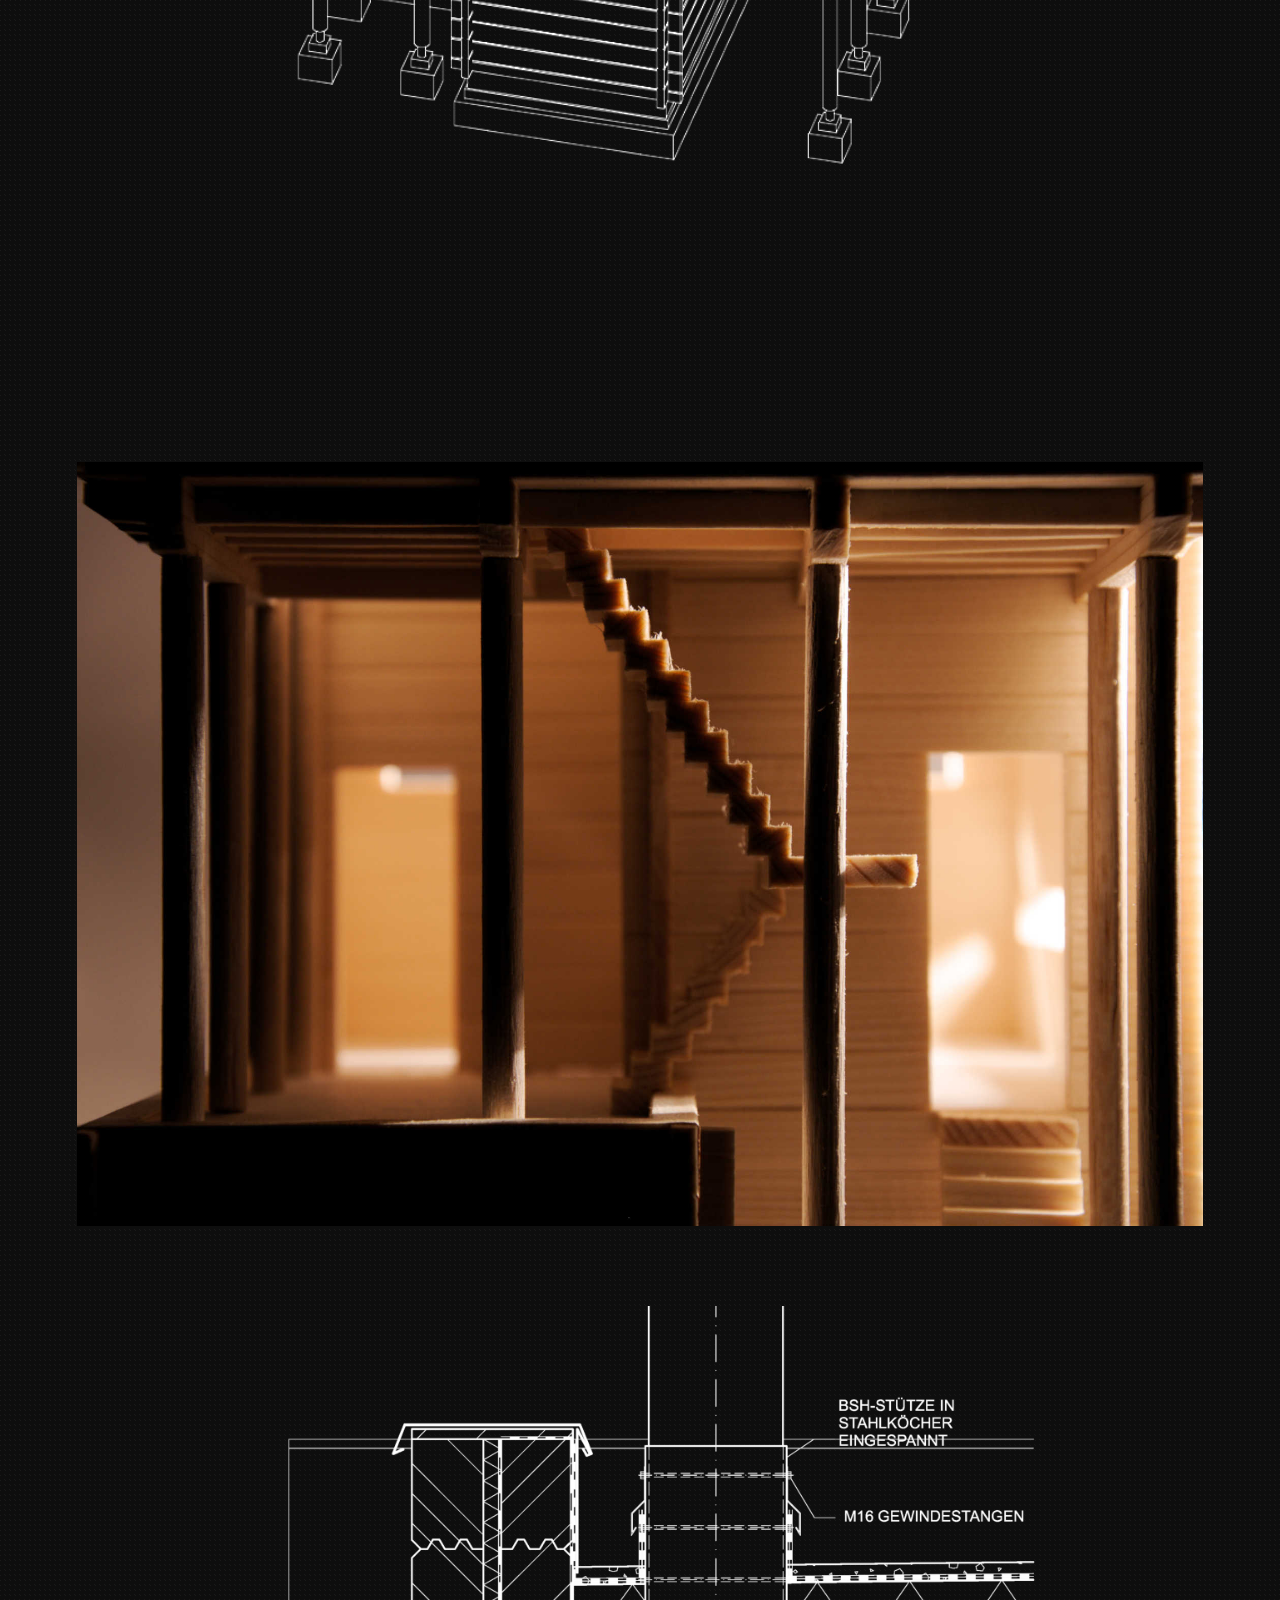
<file: turm.html>
<!DOCTYPE html>
<html>
<head>
  <link rel="stylesheet" href="css/style_proj.css">
  <link rel="stylesheet" href="css/topnav.css">
  <link rel="stylesheet" href="css/text.css">
  <link rel="stylesheet" href="css/imgoverlay.css">
  <link href="https://fonts.googleapis.com/icon?family=Material+Icons" rel="stylesheet">
  <script src="https://ajax.googleapis.com/ajax/libs/jquery/3.4.1/jquery.min.js"></script>
  <script src="js/titel_fadein.js"></script>
  <script src="js/scroll.js"></script>
  <script src="js/topnav.js"></script>
  <!--<script src="js/parallaxscroll.js"></script>-->
</head>
<body>
  <div class="topnav" id="myTopnav">
    <ul>
      <li><a href="javascript:void(0);" class="topnavicon" onclick="topnavMenu()">&#9776;</a></li>
      <li><a href="index.html">Home</a></li>
      <li><a href="index.html#arch">Architektur</a></li>
      <li><a href="index.html#pg">Photogrammetrie</a></li>
      <li><a href="übermich.html">Über mich</a></li>
    </ul>
  </div>

  <div class="side">
    <div class="beschreibung">
      <h1>Ausstellungsturm</h1>
      <h2>Architektur und Konstruktion Sommersemester 2012</h2>
      <p></p>
      <h2>Analyse</h2>
      <p>Die Aufgabe umfasste eine Neuinterpretation eines vorgegebenen Referenzprojektes. Das zu bearbeitende Projekt war die Herberge „Albergo Pirovano“ von Franco Albini.</p>
      <h2>Entwurf</h2>
      <p>Aus den Vorgehenden Überlegungen entstand
          ein Turm aus Holz, bestehend aus L-förmigen
          Elementen die übereinadergestapelt und mit
          Stützen aufgeständert sind.</p> 
    </div>
  </div>

      
      
<!--__________________________Analyse___________________________-->
  <div class="zwischenüberschrift"><h1>Analyse</h1></div>
  <div class="row">
    <div class="column left">       
      <img src="images/Turm/Analyse/Aufständern_kl.jpg"></div>
    <div class="column right">       
        <h2>Aufständern</h2>
        <p>Albini hat in seinem Gebäude den Strickbau an der Vorderseite mit Säulen aufgeständert und hinten liegt er am Massivbau auf.</p></div>
  </div>
  <div class="row">
    <div class="column left">       
        <img src="images/Turm/Analyse/Säulen_kl.jpg"></div>
    <div class="column right">       
        <h2>Vertikalität</h2>
        <p>Durch die Säulen bekommt der
            Bau eine vertikale Komponente und der sonst eher massiv wirkende Baukörper erscheint schlanker.</p></div>
  </div>
  <div class="row">
      <div class="column left">       
          <img src="images/Turm/Analyse/Horzontalität_kl.jpg"></div>
      <div class="column right">       
          <h2>Horizontalität</h2>
          <p>Durch den aufgesetzten Strickbau
              erzielt Albini, im oberen
              Teil des Hauses, eine horizontale
              und massive Wirkung.</p></div>
  </div>
  <div class="row">
      <div class="column left">       
          <img src="images/Turm/Analyse/Treppen_kl.jpg"></div>
      <div class="column right">       
          <h2>Steile Treppen</h2>
          <p>Die Treppen haben bei Albinis Bau eine ganz besondere Eigenschaft und zwar ihre Steigung von etwa 55°.</p></div>
  </div>
<!--__________________________Entwurf___________________________-->
  <div class="zwischenüberschrift">
    <h1>Entwurf</h1>
  </div>
<!--__________________________Entwurfsprozess___________________________-->
  <div class="row">
    <div class="column col_01">       
        <img src="images/Turm/Entwurfsprozess_Turm.png">
        <div class="fototitel">Turm als Grundlage.</div></div>
    <div class="column col_02">       
        <img src="images/Turm/Entwurfsprozess_Aufständern.png">
        <div class="fototitel">Säulen zum Aufständern. Schlanke Säulen verstärken die Vertikalität.</div></div>
    <div class="column col_03">       
        <img src="images/Turm/Modell_versatz.jpg">
        <div class="fototitel">Aufteilung in Elemente und Verschiebung zueinander. Beziehung Innen- und Aussenraum.</div></div>
  </div>

  <div class="row">
      <div class="column col_01">       
          <img src="images/Turm/Stapeln1.png">
          <div class="fototitel">Kombination aus Stapeln, Aufständern und Verdrehen.</div></div>
      <div class="column col_02">
          <img src="images/Turm/Grundriss_konzept.png">
          <div class="fototitel">Weiterentwicklung der Form von Rechteck zu Winkel-Form. </div></div>      
          
      <div class="column col_03">       
          <img src="images/Turm/Arbeitsmodell_wb.JPG">
          <div class="fototitel">Resultat aus der Kombination der einzelnen Überlegungen.</div></div>
    </div>

<!--__________________________Ergebnis___________________________-->
  <div class="row">
    <div class="column left">       
        <img src="images/Turm/at_modellfoto_07.jpg">
        <div class="fototitel"></div>
        <img src="images/Turm/GR_EG.png">
        <div class="fototitel">Grundriss EG</div></div>
    <div class="column right">       
        <img src="images/Turm/at_explosionszeichnung_01.png">
        <div class="fototitel"></div></div>
  </div>
  
  <div class="row">
    <div class="column fullw">       
        <img src="images/Turm/640.jpg"></div>
  </div>

  <div class="row">
    <div class="column left">
        <img src="images/Turm/Details.png">
        <div class="fototitel"></div></div>    
    <div class="column right">       
        <img src="images/Turm/at_modellfoto_01.jpg"> </div></div>

  <div class="row">
    <div class="column fullw">       
        <img src="images/Turm/Schnittansichten_kl.png">
        <div class="fototitel">Schnittansichten</div></div>
  </div>
</body>
</html>
</file>
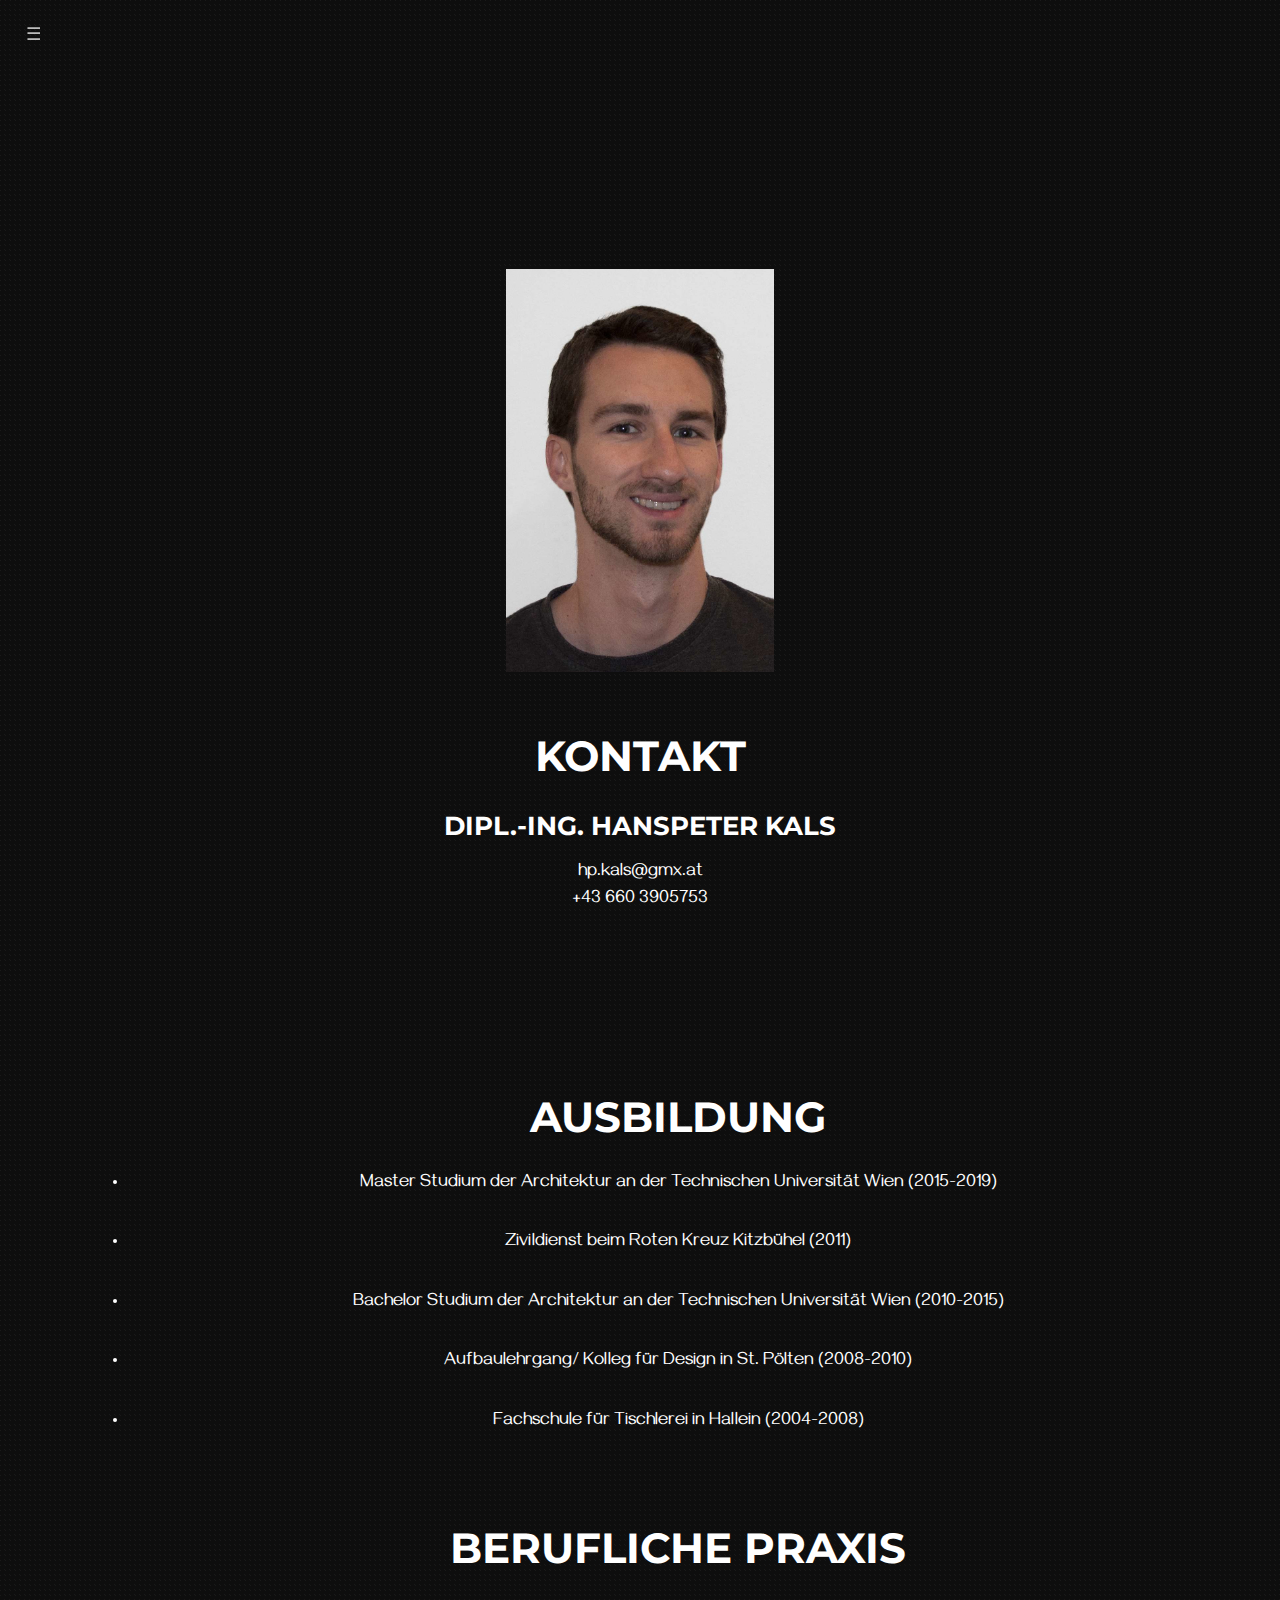
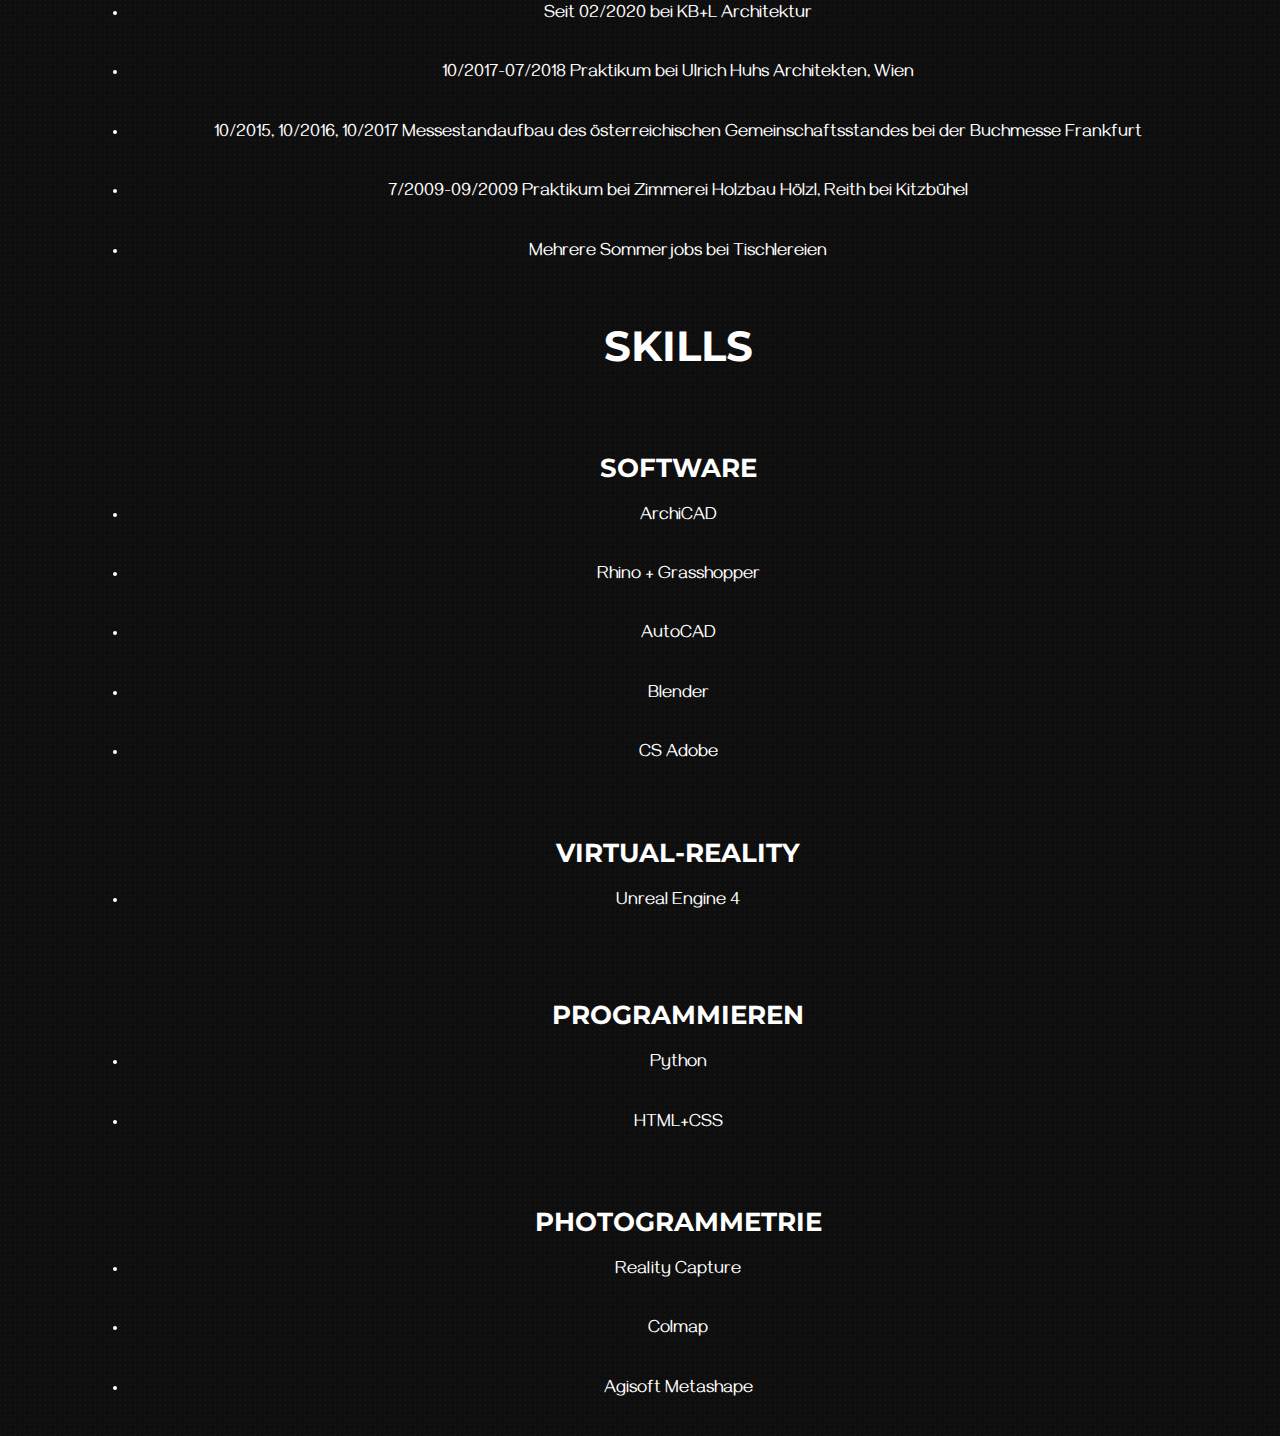
<file: übermich.html>
<!DOCTYPE html>
<html>
<head>
  <link rel="stylesheet" href="css/style_proj.css">
  <link rel="stylesheet" href="css/topnav.css">
  <link rel="stylesheet" href="css/text.css">
  <link rel="stylesheet" href="css/imgoverlay.css">
  <link rel="stylesheet" href="css/style_übermich.css">
  <link href="https://fonts.googleapis.com/icon?family=Material+Icons" rel="stylesheet">
  <script src="https://ajax.googleapis.com/ajax/libs/jquery/3.4.1/jquery.min.js"></script>
  <script src="js/titel_fadein.js"></script>
  <script src="js/scroll.js"></script>
  <script src="js/topnav.js"></script>
  <!--<script src="js/parallaxscroll.js"></script>-->
</head>
<body>
  <div class="topnav" id="myTopnav">
    <ul>
      <li><a href="javascript:void(0);" class="topnavicon" onclick="topnavMenu()">&#9776;</a></li>
      <li><a href="index.html">Home</a></li>
      <li><a href="index.html#arch">Architektur</a></li>
      <li><a href="index.html#pg">Photogrammetrie</a></li>
      <li><a href="übermich.html">Über mich</a></li>
    </ul>
  </div>

  <div class="side">
    <img id="profbild" src="images/bild.jpg">
    <div class="centered">
      <h1>Kontakt</h1>

      <h2>Dipl.-Ing. Hanspeter Kals</h2>
      <p>hp.kals@gmx.at <br>
        +43 660 3905753
      </p>
    </div>
  </div>

      
      

  <div class="row">
    <div class="column fullw">
      <br><br><br>
      <h1>Ausbildung</h1>     
      <ul id="cvlist">
        <li>Master Studium der Architektur an der Technischen Universität Wien (2015-2019)</li> <br>
        <li>Zivildienst beim Roten Kreuz Kitzbühel (2011)</li><br>
        <li>Bachelor Studium der Architektur an der Technischen Universität Wien (2010-2015)</li><br>
        <li>Aufbaulehrgang/ Kolleg für Design in St. Pölten (2008-2010)</li><br>
        <li>Fachschule für Tischlerei in Hallein (2004-2008)</li><br>
      </ul>
      <h1>Berufliche Praxis</h1>     
      <ul id="cvlist">
        <li>Seit 02/2020 bei KB+L Architektur</li> <br>
        <li>10/2017-07/2018 Praktikum bei Ulrich Huhs Architekten, Wien</li> <br>
        <li>10/2015, 10/2016, 10/2017 Messestandaufbau des österreichischen Gemeinschaftsstandes bei der Buchmesse Frankfurt</li> <br>
        <li>7/2009-09/2009 Praktikum bei Zimmerei Holzbau Hölzl, Reith bei Kitzbühel</li><br>
        <li>Mehrere Sommerjobs bei Tischlereien</li>
      </ul>
      <h1>Skills</h1>
    </div>
  </div>
  <div class="row">
    <div class="column left">
      
      <h4>Software</h4>    
      <ul id="cvlist">
        <li>ArchiCAD</li> <br>
        <li>Rhino + Grasshopper</li> <br>
        <li>AutoCAD</li><br>
        <li>Blender</li><br>
        <li>CS Adobe</li><br>
      </ul>
      <br><br>
      <h4>Virtual-Reality</h4>
      <ul id="cvlist">
        <li>Unreal Engine 4</li><br>
      </ul>
    </div>
    <div class="column right">
      <h4>Programmieren</h4>    
      <ul id="cvlist">
        <li>Python</li> <br>
        <li>HTML+CSS</li> <br>
      </ul>
      <br><br>
      <h4>Photogrammetrie</h4>
      <ul id="cvlist">
        <li>Reality Capture</li><br>
        <li>Colmap</li><br>
        <li>Agisoft Metashape</li><br>
      </ul>
    </div>
  </div>

 
</body>
</html>
</file>
<file: css/style_foto.css>
@import url('https://fonts.googleapis.com/css?family=Gayathri|Montserrat&display=swap');
* {
  -webkit-box-sizing: border-box;
  -moz-box-sizing: border-box;
  box-sizing: border-box;
}

/*---------------------------Topnav------------------------------*/
/* Style the top navigation bar */
.topnav {
    overflow: hidden;
    position: fixed;
    width: 180px;
    height: 100vh;
    z-index: 999;
    font-family: 'Gayathri', sans-serif;
    text-transform: lowercase;
    background-color: black;
  }
  /* Style the topnav links */
  .topnav a {
    float: left;
    display: block;
    color: #818181;
    text-align: left;
    text-decoration: none;
    font-size: 18px;
    padding-top: 25px;
    padding-right: 40px;
    padding-left: 20px;
  }
  /* Change color on hover */
  .topnav a:hover {
    color: rgb(87, 87, 87);
  }
  .topnav .topnavicon {
    display: none;
  }
  
  @media screen and (max-width: 10000px) {
    .topnav {
      background-color: transparent;
      height: 60px;
    }
    
    .topnav a:not(:first-child){
      display: none;
    }
    
    .topnav a.topnavicon {
      float: left;
      display: block;
    }
  }
  @media screen and (max-width: 10000px) {
    .topnav.responsive {
      -webkit-column-count: 2;
      -moz-column-count: 2;
      column-count: 2;
      position: absolute;
      float: none;
      display: block;
      width: 100%;
      height: 18%;
      background-color: rgba(0, 0, 0, 0.8);
      padding-left: 100px;
    }
    .topnav.responsive a {
      float: none;
      display: block;
      text-align: center;
    }
  
    .topnav.responsive .topnavicon {
      position: absolute;
      left: 0;
      top: 0;
    }
  }

* {
    box-sizing: border-box;
  }
  
  body {
    margin: 0;
    font-family: Arial;
  }
  
  .header {
    text-align: center;
    padding: 32px;
  }
  
  .row {
    display: flex;
    flex-wrap: wrap;
    padding: 0 4px;
    margin: 5vw;
  }
  
  /* Create four equal columns that sits next to each other */
  .column {
    flex: 33.33%;
    max-width: 33.33%;
    padding: 0 4px;
  }
  
  .column img {
    width: 100%;
    margin-top: 8px;
    vertical-align: middle;
  }
  
  /* Responsive layout - makes a two column-layout instead of four columns */
  @media (max-width: 800px) {
    .column {
      flex: 50%;
      max-width: 50%;
    }
  }
  
  /* Responsive layout - makes the two columns stack on top of each other instead of next to each other */
  @media (max-width: 600px) {
    .column {
      flex: 100%;
      max-width: 100%;
    }
  }
</file>
<file: css/style_proj.css>
@import url('https://fonts.googleapis.com/css?family=Gayathri|Montserrat&display=swap');
* {
  -webkit-box-sizing: border-box;
  -moz-box-sizing: border-box;
  box-sizing: border-box;
}

.material-icons {
  font-family: 'Material Icons';
  font-weight: normal;
  font-style: normal;
  font-size: 24px;
  display: inline-block;
  line-height: 1;
  text-transform: none;
  letter-spacing: normal;
  word-wrap: normal;
  white-space: nowrap;
  direction: ltr;
  color: rgba(255, 255, 255, 1);

  /* Support for all WebKit browsers. */
  -webkit-font-smoothing: antialiased;
  /* Support for Safari and Chrome. */
  text-rendering: optimizeLegibility;
  /* Support for Firefox. */
  -moz-osx-font-smoothing: grayscale;
  /* Support for IE. */
  font-feature-settings: 'liga';
}

body {
  margin: 0;
  padding: 0;
  background-image: repeating-linear-gradient(-30deg, rgba(66, 66, 66, 0.25), rgba(66, 66, 66, 0.25) 1px,transparent 1px, transparent 6px);
  background-size: 5px 5px;
  background-color: var(--main-bg-color);
  color: var(--main-txt-color);
}

li {
  float: left;
}

/*---------------------------Sidebar--------*/
.side {
  height: 100vh;
  position: fixed;
  float: left;
  width: 35vw;
  overflow-y: auto;
}
.beschreibung {
  position: relative;
  padding-right: 4vw;
  padding-left: 2vw;
  padding-top: 5vw;
}

/*-------------------Projekts--------*/
.zwischenüberschrift {
  text-align: center;
  margin-left: 35vw;
}

.row {
  margin-left: 35vw;
}

.column {
  position: relative;
  float: left;
  width: 100%;
}
/*-------------------50%--------*/
.left {
  float: left;
  width: 50%;
}
.left img {
  width: 100%;
  padding: 2vw;
  padding-bottom: 0vw;
}

.left p, .left h2  {
  padding-left: 2vw;
  padding-top: 2vw;
}

.right {
  float: left;
  width: 50%;
}
.right img {
  width: 100%;
  padding: 2vw;
  padding-bottom: 0vw;
}
.right p, .right h2  {
  padding-left: 2vw;
  padding-top: 2vw;
  padding-right: 12vw;
}
/*-------------------100%--------*/
.fullw {
  float: left;
  width: 100%;
}
.fullw img{
  width: 100%;
  padding: 2vw;
  padding-bottom: 0vw;
}
/*-------------------33.33%--------*/
.col_01, .col_02, .col_03 {
  float: left;
  width: 33.33%;
}
.col_01 img, .col_02 img, .col_03 img {
  width: 100%;
  padding: 2vw;
  padding-bottom: 0vw;
}
.col_01 p, .col_01 h2, .col_02 p, .col_02 h2, .col_03 p, .col_03 h2 {
  padding-left: 2vw;
  padding-top: 1vw;
  padding-right: 2vw;
}

.row:after {
  content: "";
  display: table;
  clear: both;
}

.video {
  width: 100%;
  padding: 2vw;
  padding-bottom: 0vw;
}

@media screen and (max-width: 1450px) {
  li {
    float: none;
  }
  .side{
    width: 100%;
    height: auto;
    position: relative;
    text-align: center;
    margin-right: 0;
    margin-left: 0;
    padding-right: 15vw;
    padding-left: 15vw;
  }
  .beschreibung {
    text-align: center;
    position: relative;
    bottom: 0px;
    left: 0px;
    right: 0px;
  }
  .row {
    margin: 0;
  }
  .right, .left, .fullw{
    width: 100%;
    margin-right: 0;
    margin-left: 0;
    padding: 4vw;
    padding-bottom: 0;
    text-align: center;
  }

  .right p, .right h2, .left p, .left h2 {
    width: 100%;
    margin-right: 0;
    margin-left: 0;
    padding-top: 0;
    padding-left: 15vw;
    padding-right: 15vw;
    text-align: center;
  }

  .zwischenüberschrift {
    padding-left: 0;
    margin: 0;
  }
}

@media screen and (max-width: 900px) {
  
}
</file>
<file: css/topnav.css>
/*---------------------------Topnav------------------------------*/
/* Style the top navigation bar */
.topnav {
    overflow: hidden;
    position: fixed;
    top: 0;
    width: auto;
    z-index: 999;
    font-family: 'Gayathri', sans-serif;
    text-transform: lowercase;
  }
  ul {
    list-style-type: none;
    text-decoration: none;
    margin: 0;
    padding: 0;
  }
  /* Style the topnav links */
  .topnav a {
    float: left;
    display: block;
    color: var(--main-txt-color);
    text-align: left;
    text-decoration: none;
    font-size: 18px;
    padding-top: 2vw;
    padding-left: 2vw;
    outline: none;
  }
  /* Change color on hover */
  .topnav a:hover {
    color: var(--hover-text);
  }
  .topnav .topnavicon {
    display: none;
    outline: none;
  }
  
  @media screen and (max-width: 1450px) {
    .topnav {
      background-color: transparent;
      height: auto;
      width: 40px;
    }
    .topnav a{
      display: none;
    }
    
    .topnav a:not(:first-child){
      display: none;
    }
    
    .topnav a.topnavicon {
      float: left;
      display: block;
      outline: none;
    }
    .topnav.responsive {
      -webkit-column-count: 1;
      -moz-column-count: 1;
      column-count: 1;
      float: left;
      display: block;
      width: 100%;
      height: auto;
      background-color: rgba(0, 0, 0, 0.8);
      padding-bottom: 30px;
    }
    .topnav.responsive a {
      float: none;
      display: block;
      text-align: center;
    }
  
    .topnav.responsive .topnavicon {
      position: absolute;
      left: 0;
      top: 0;
      outline: none;
    }
  }
</file>
<file: css/text.css>
/*---------------------------Schrift------------------------------*/
:root {
    --main-bg-color: rgb(14, 14, 14);
    --main-txt-color: rgb(255, 255, 255);  
    --hover-text: rgb(187, 187, 187);
    --box-shadow: 0 4px 20px 0 rgba(0, 0, 0, 0.8), 0 6px 30px 0 rgba(0, 0, 0, 0.8);
  }
h1 {
    font-family: 'Montserrat', sans-serif;
    font-size: 42px;
    text-transform: uppercase;
    padding-top: 4vw;
}
h2 {
    font-size: 26px;
    font-weight: bold;
    text-transform: uppercase;
    font-family: 'Montserrat', sans-serif;
    margin: 0;
}
h3 {
    font-size: 20px;
    font-weight: bold;
    font-family: 'Gayathri', sans-serif;
    margin: 0;
}
h4 {
    font-size: 26px;
    font-weight: bold;
    text-transform: uppercase;
    font-family: 'Montserrat', sans-serif;
    margin: 0;
}
  
p {
    font-size: 18px;
    font-family: 'Gayathri', sans-serif;
}

p.italic{
    font-style: italic;
}

.thema {
    font-family: 'Montserrat', sans-serif;
    font-size: 42px;
    text-transform: uppercase;
    padding-top: 100px;
    padding-bottom: 25px;
}
.fototitel {
    text-align: center;
    margin: 0;
    padding: 1vw;
    padding-left: 2vw;
    padding-right: 2vw;
    font-size: 18px;
    font-family: 'Gayathri', sans-serif;
}

#cvlist {
    font-size: 18px;
    font-family: 'Gayathri', sans-serif;
    list-style-type: disc;
    line-height: 180%;
}

@media screen and (max-width: 900px) {
    .thema {
        font-size: 6vw;
        text-align: center;
    }
    h1 {
        font-size: 6vw;
    }
    h2 {
        font-size: 4vw;
    }
    h3 {
        font-size: 4vw;
    }
    h4 {
        font-size: 4vw;
    }
    p, li {
        font-size: 3vw;
    }
    #cvlist {
        font-size: 4vw;
        padding-left: 10vw;
        padding-right: 10vw;
    }
}
</file>
<file: css/imgoverlay.css>
.imgoverlay {
    position: absolute;
    top: 0;
    left: 0;
    width: 100%; 
    height: 100%;
    background-image: repeating-linear-gradient(-45deg, rgb(0, 0, 0), rgb(0, 0, 0) 1px,transparent 1px, transparent 4px);
    background-size: 3px 3px;
    z-index: 10;
    opacity: 0.5;
  }
</file>
<file: css/style_übermich.css>
#profbild {
    width: 30%;
    margin-left: 35%;
    margin-top: 30%;
}

.column {
    padding-left: 10%;
}

.centered {
    text-align: center;
}
li {
   
}
p  {
    line-height: 32px;
  }
h1 {
    padding-top: 2vw;
}
h4 {
    padding-bottom: 20px;
}

@media screen and (max-width: 1450px) {
    p {
        line-height: 150%;
      }
    li {
        line-height: 150%;
    
    }
    #profbild {
        margin-left: 0;
    }
}
</file>
